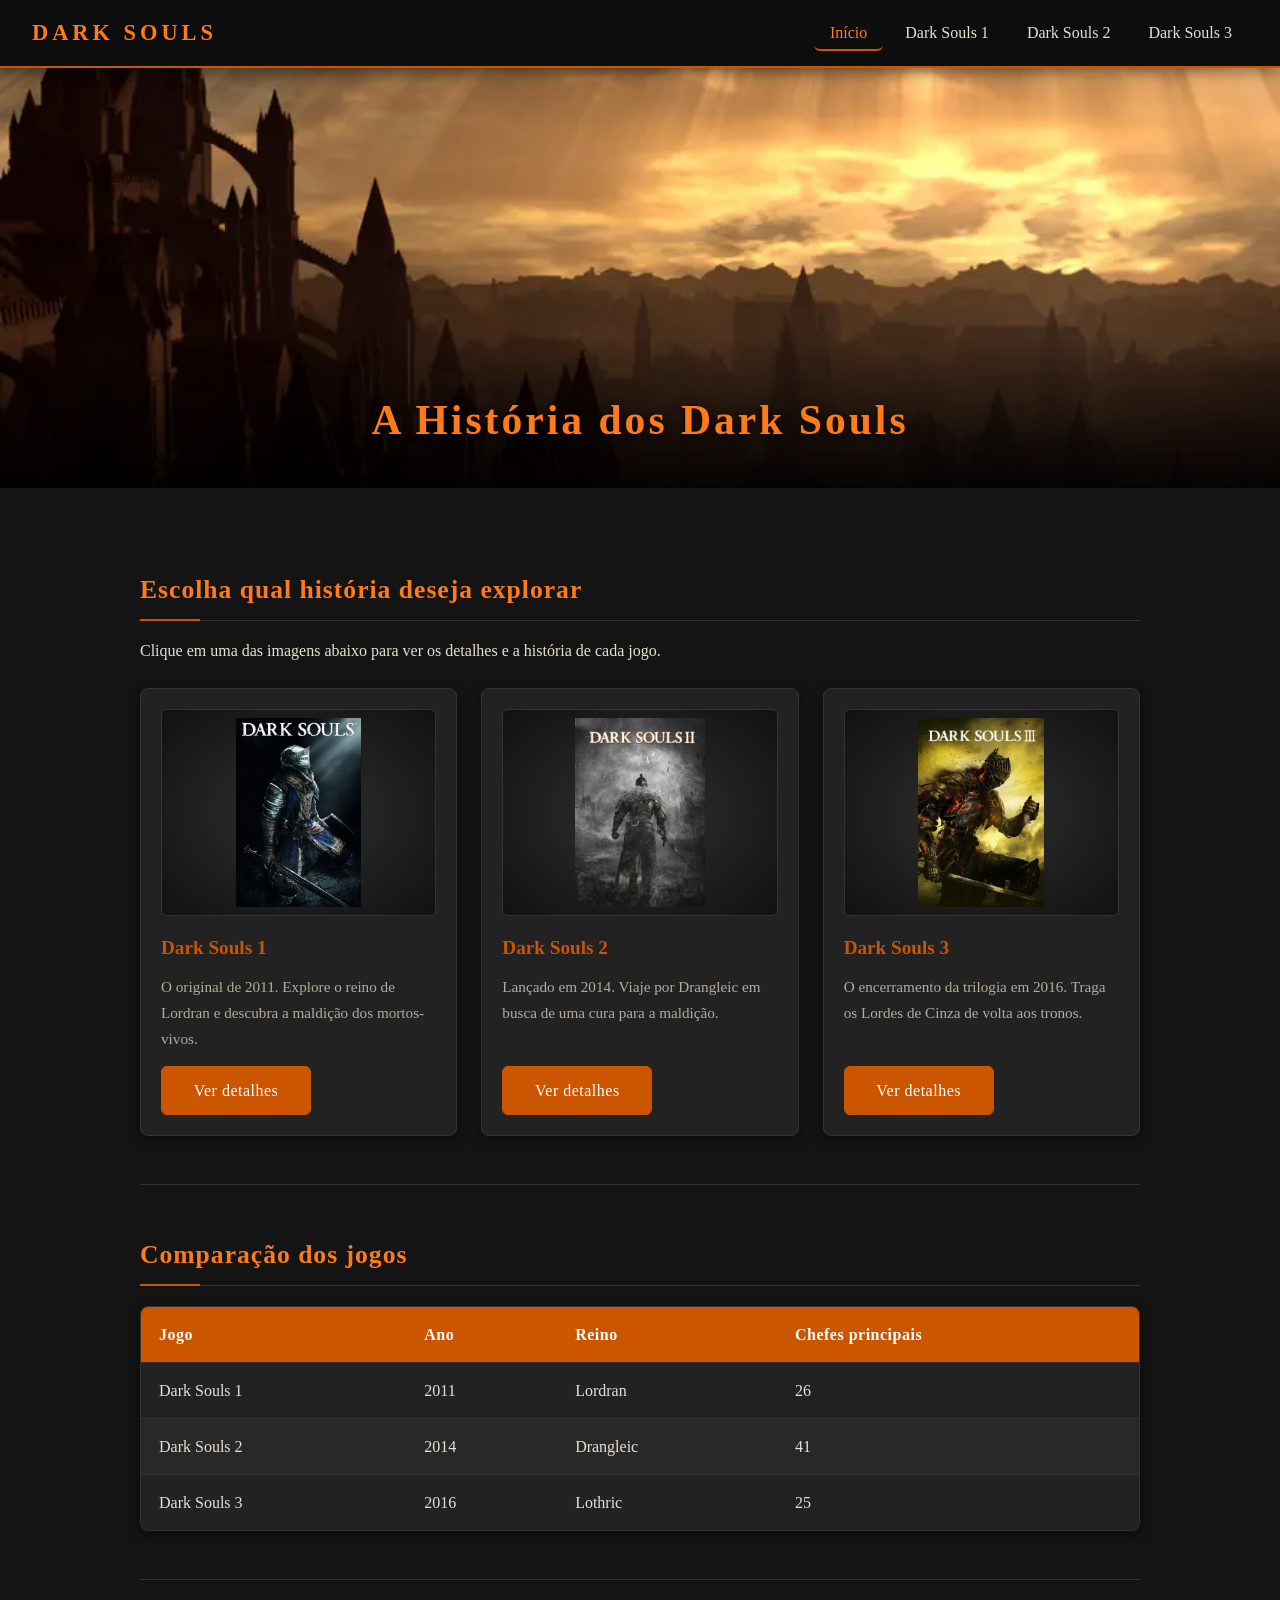
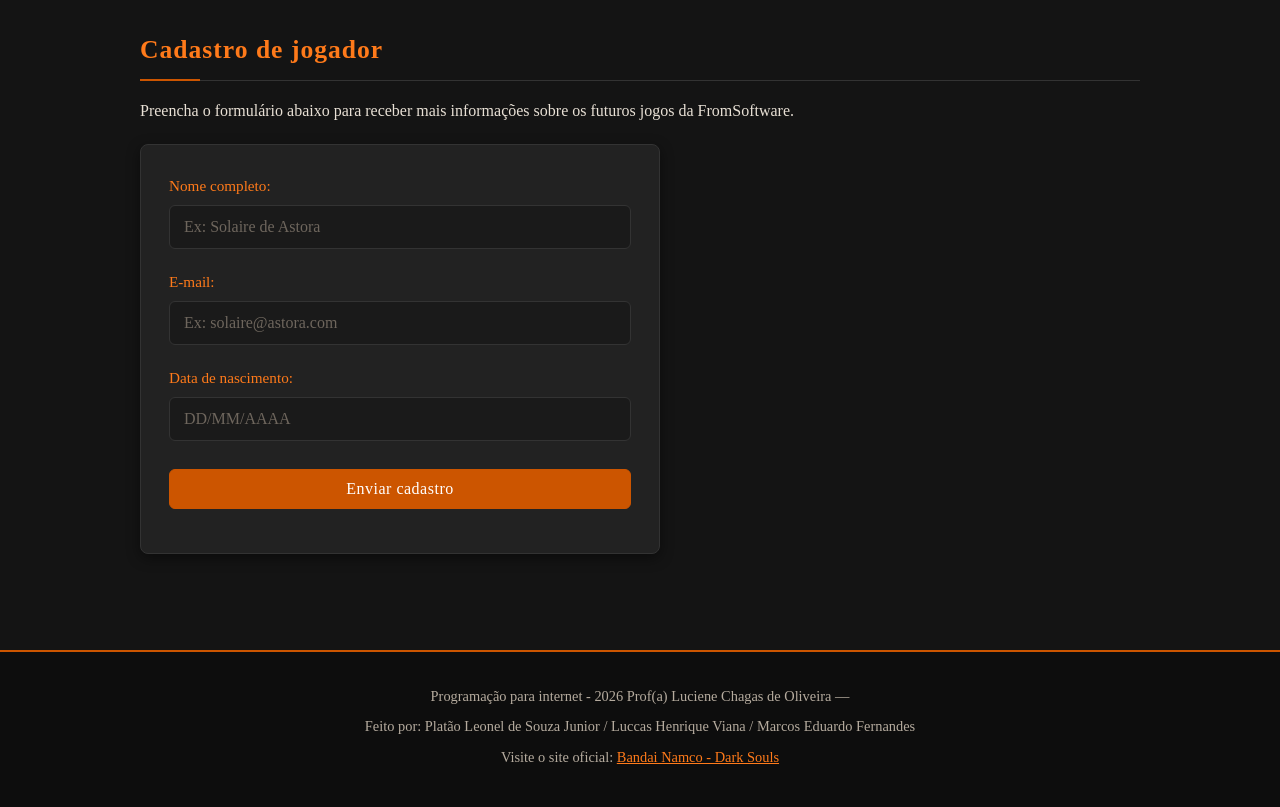
<file: darksouls/index.html>
<!DOCTYPE html>
<html lang="pt-BR">
<head>
  <meta charset="UTF-8">
  <meta name="viewport" content="width=device-width, initial-scale=1.0">
  <title>Dark Souls - Página Inicial</title>
  <link rel="stylesheet" href="style.css">
</head>
<body>

  <!-- Menu de navegação -->
  <header>
    <nav class="menu">
      <span class="logo">DARK SOULS</span>
      <button class="menu-toggle" id="menu-toggle">&#9776;</button>
      <ul class="menu-lista" id="menu-lista">
        <li><a href="index.html" class="ativo">Início</a></li>
        <li><a href="ds1.html">Dark Souls 1</a></li>
        <li><a href="ds2.html">Dark Souls 2</a></li>
        <li><a href="ds3.html">Dark Souls 3</a></li>
      </ul>
    </nav>
  </header>

  <!-- Banner principal -->
  <section class="banner">
    <img src="img/anorlondo.jpg" alt="Fogueira (bonfire) com espada cravada">
    <div class="banner-texto">
      <h1>A História dos Dark Souls</h1>
    </div>
  </section>

  <main class="container">

    <h2>Escolha qual história deseja explorar</h2>
    <p>Clique em uma das imagens abaixo para ver os detalhes e a história de cada jogo.</p>

    <!-- Links em imagem para as páginas dos jogos -->
    <div class="cards">
      <div class="card">
        <a href="ds1.html">
          <img src="img/ds1.jpg" alt="Cavaleiro nas ruínas de Lordran">
        </a>
        <h3>Dark Souls 1</h3>
        <p>O original de 2011. Explore o reino de Lordran e descubra a maldição dos mortos-vivos.</p>
        <a href="ds1.html" class="botao">Ver detalhes</a>
      </div>

      <div class="card">
        <a href="ds2.html">
          <img src="img/ds2.jpg" alt="Cavaleiro observando o reino de Drangleic">
        </a>
        <h3>Dark Souls 2</h3>
        <p>Lançado em 2014. Viaje por Drangleic em busca de uma cura para a maldição.</p>
        <a href="ds2.html" class="botao">Ver detalhes</a>
      </div>

      <div class="card">
        <a href="ds3.html">
          <img src="img/ds3.jpg" alt="Cavaleiro diante da catedral em chamas de Lothric">
        </a>
        <h3>Dark Souls 3</h3>
        <p>O encerramento da trilogia em 2016. Traga os Lordes de Cinza de volta aos tronos.</p>
        <a href="ds3.html" class="botao">Ver detalhes</a>
      </div>
    </div>

    <hr>

    <!-- Tabela comparativa dos jogos -->
    <h2>Comparação dos jogos</h2>
    <table>
      <thead>
        <tr>
          <th>Jogo</th>
          <th>Ano</th>
          <th>Reino</th>
          <th>Chefes principais</th>
        </tr>
      </thead>
      <tbody>
        <tr>
          <td>Dark Souls 1</td>
          <td>2011</td>
          <td>Lordran</td>
          <td>26</td>
        </tr>
        <tr>
          <td>Dark Souls 2</td>
          <td>2014</td>
          <td>Drangleic</td>
          <td>41</td>
        </tr>
        <tr>
          <td>Dark Souls 3</td>
          <td>2016</td>
          <td>Lothric</td>
          <td>25</td>
        </tr>
      </tbody>
    </table>

    <hr>

    <!-- Formulário de cadastro -->
    <h2>Cadastro de jogador</h2>
    <p>Preencha o formulário abaixo para receber mais informações sobre os futuros jogos da FromSoftware.</p>

    <form id="form-cadastro" novalidate>
      <div class="campo">
        <label for="nome">Nome completo:</label>
        <input type="text" id="nome" name="nome" placeholder="Ex: Solaire de Astora">
        <span class="erro" id="erro-nome"></span>
      </div>

      <div class="campo">
        <label for="email">E-mail:</label>
        <input type="text" id="email" name="email" placeholder="Ex: solaire@astora.com">
        <span class="erro" id="erro-email"></span>
      </div>

      <div class="campo">
        <label for="nascimento">Data de nascimento:</label>
        <input type="text" id="nascimento" name="nascimento" placeholder="DD/MM/AAAA" maxlength="10">
        <span class="erro" id="erro-nascimento"></span>
      </div>

      <button type="submit" class="botao">Enviar cadastro</button>
      <p class="sucesso" id="msg-sucesso"></p>
    </form>

  </main>

  <footer>
    <p>Programação para internet - 2026 Prof(a) Luciene Chagas de Oliveira &mdash;</p>
    <p>Feito por: Platão Leonel de Souza Junior / Luccas Henrique Viana / Marcos Eduardo Fernandes</p>
    <p>Visite o site oficial: <a href="https://www.bandainamcoent.com/games/dark-souls" target="_blank">Bandai Namco - Dark Souls</a></p>
  </footer>

  <script src="script.js"></script>
</body>
</html>
</file>
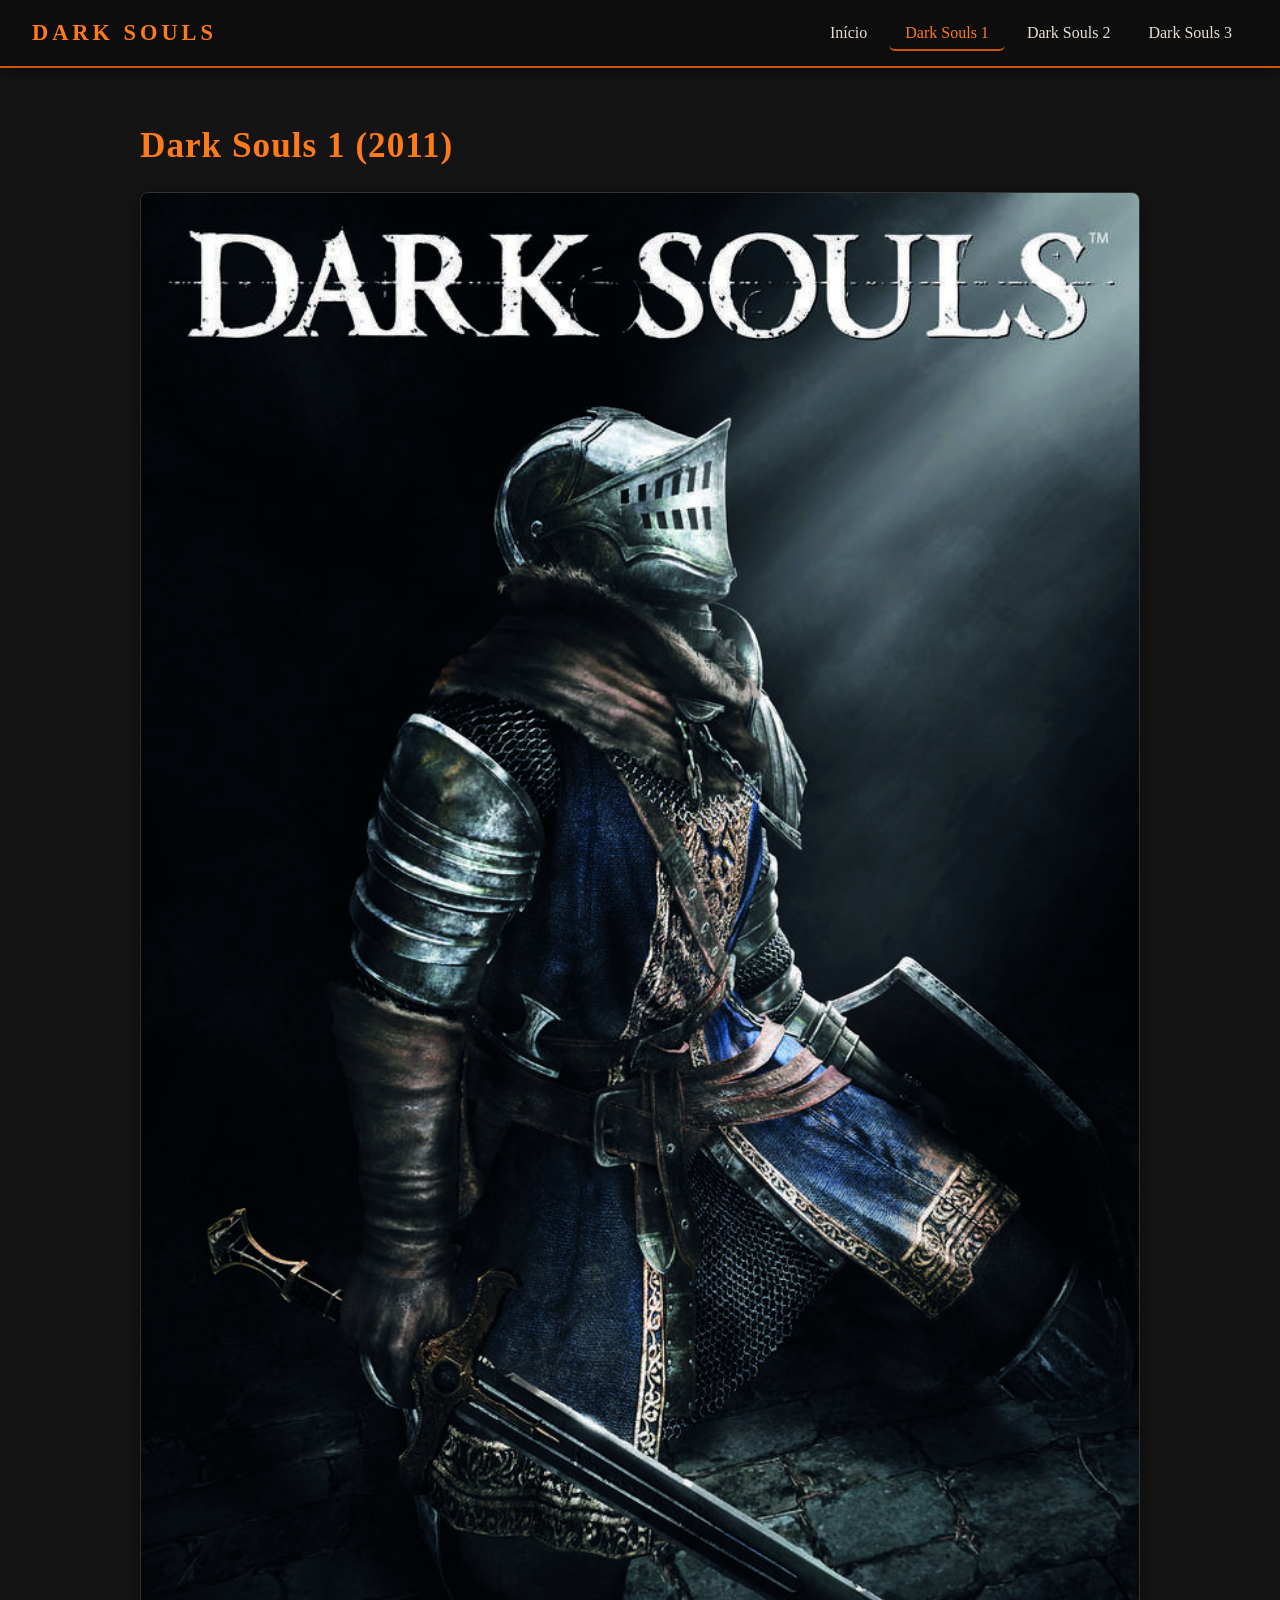
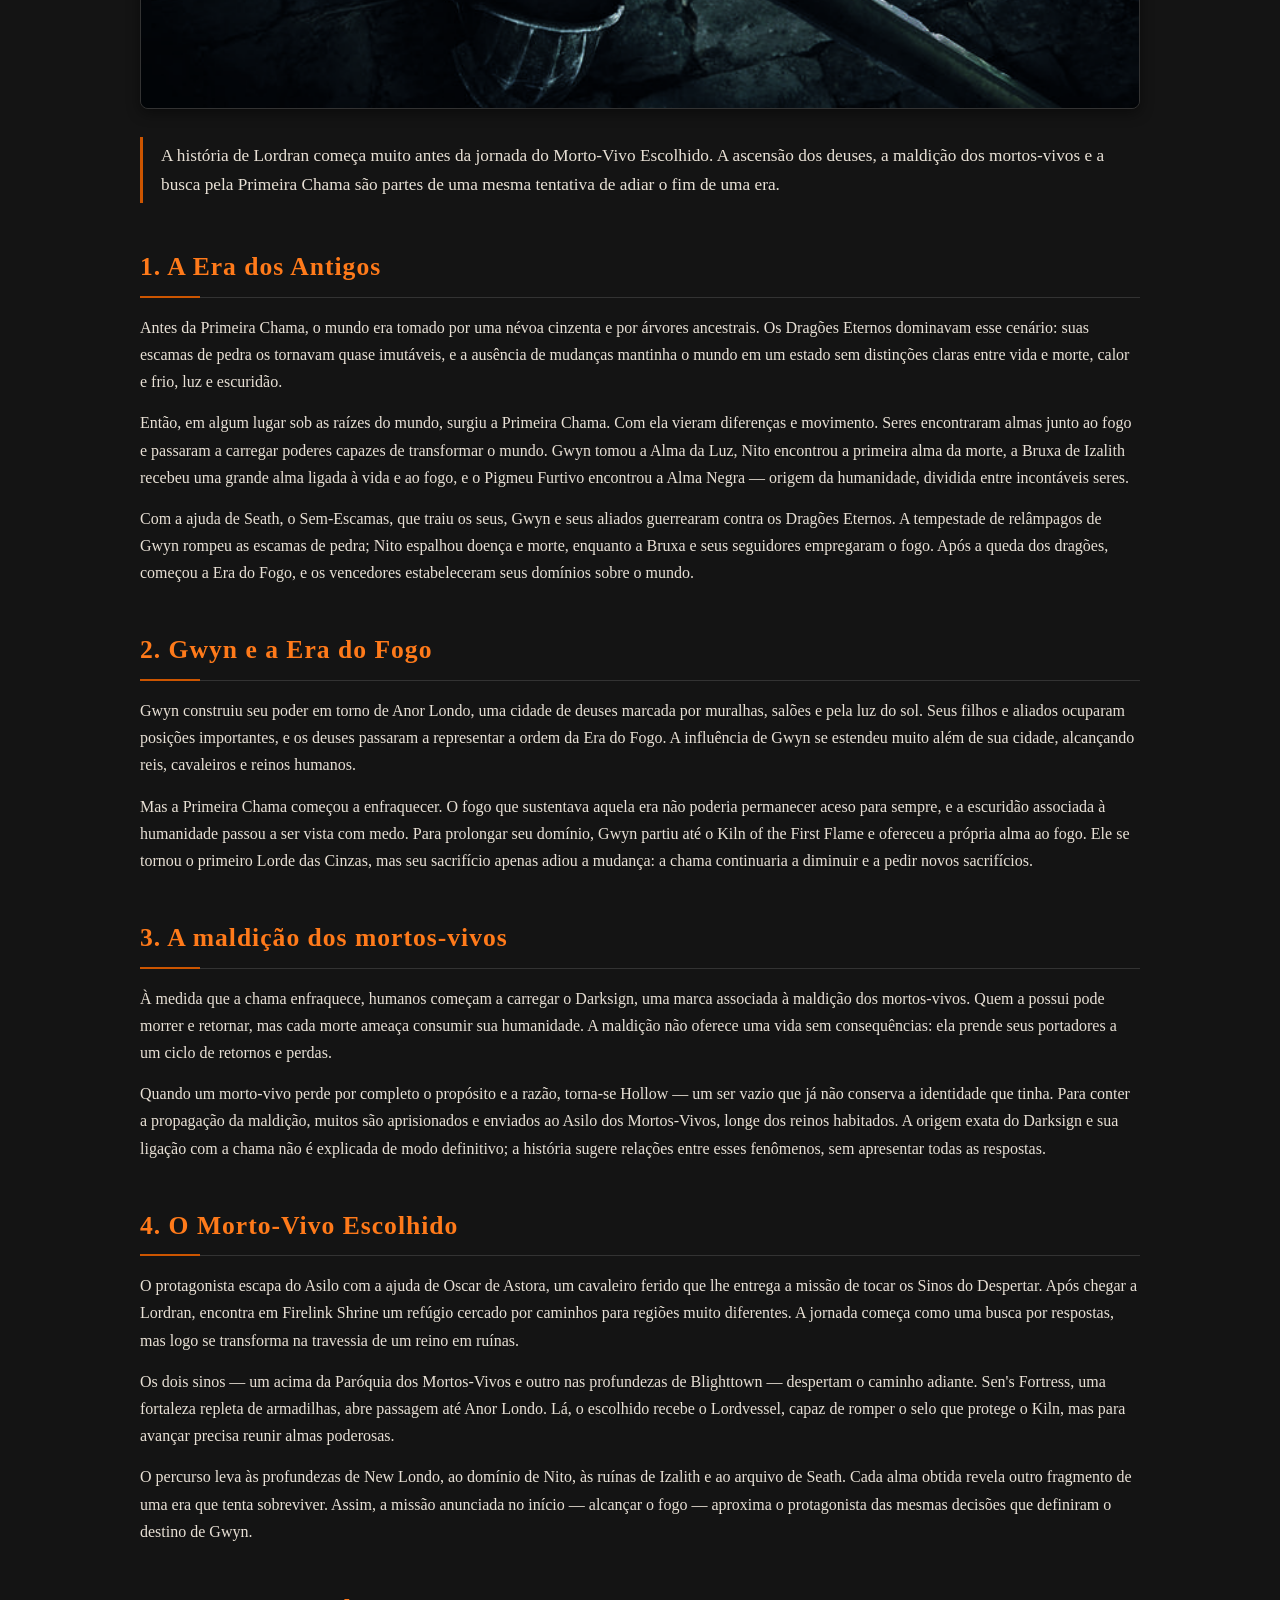
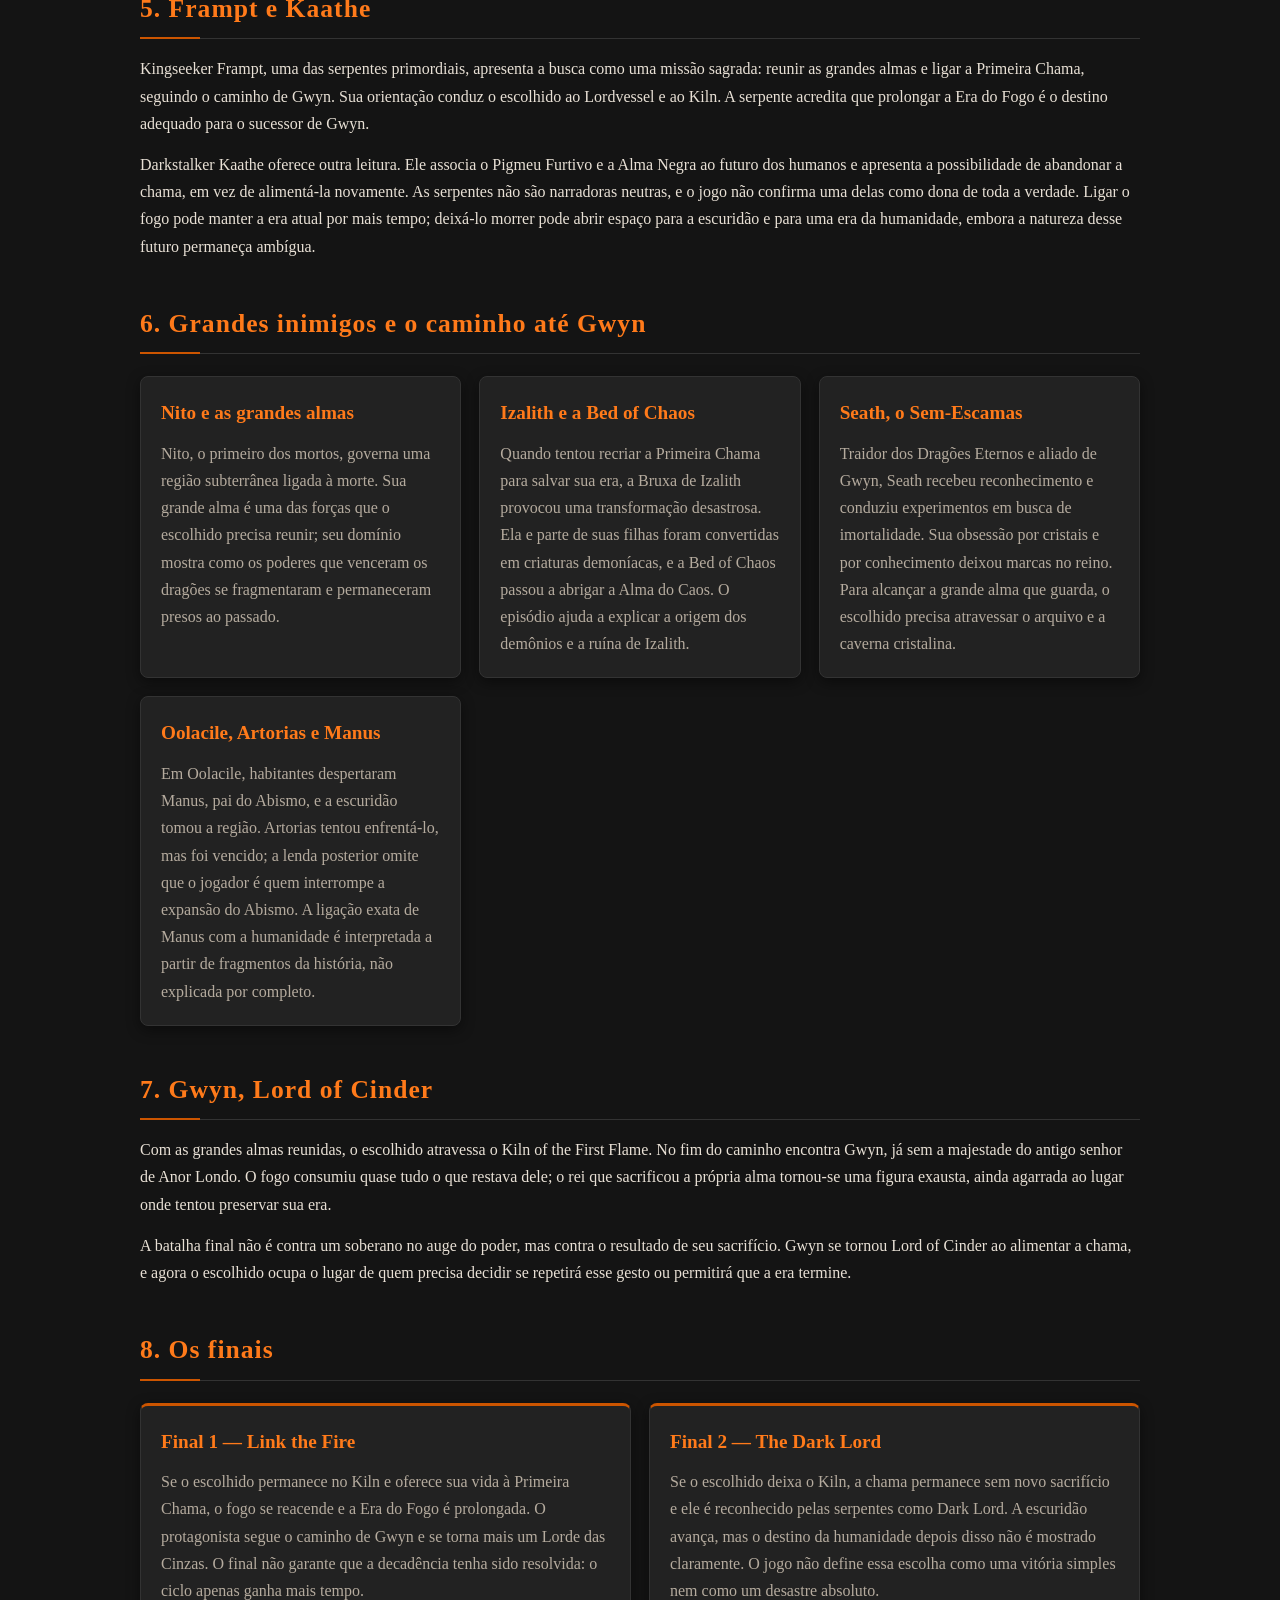
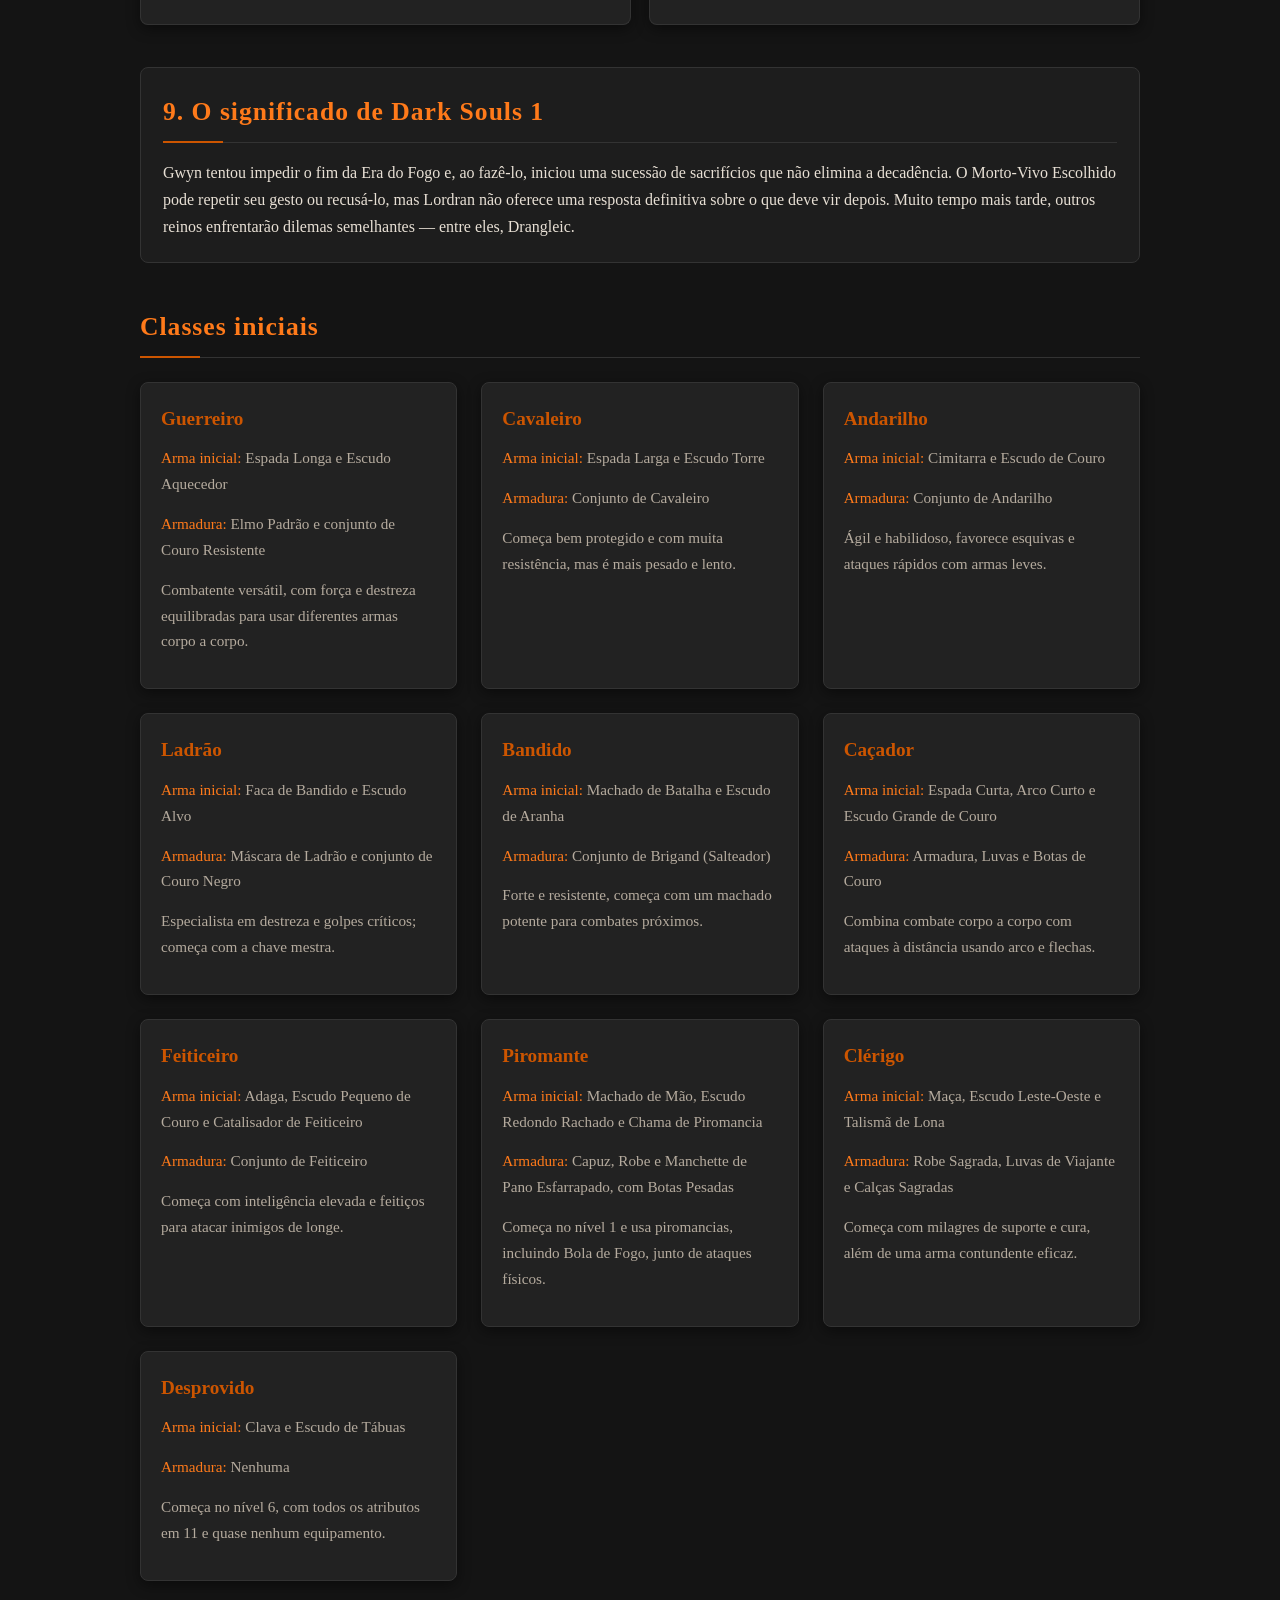
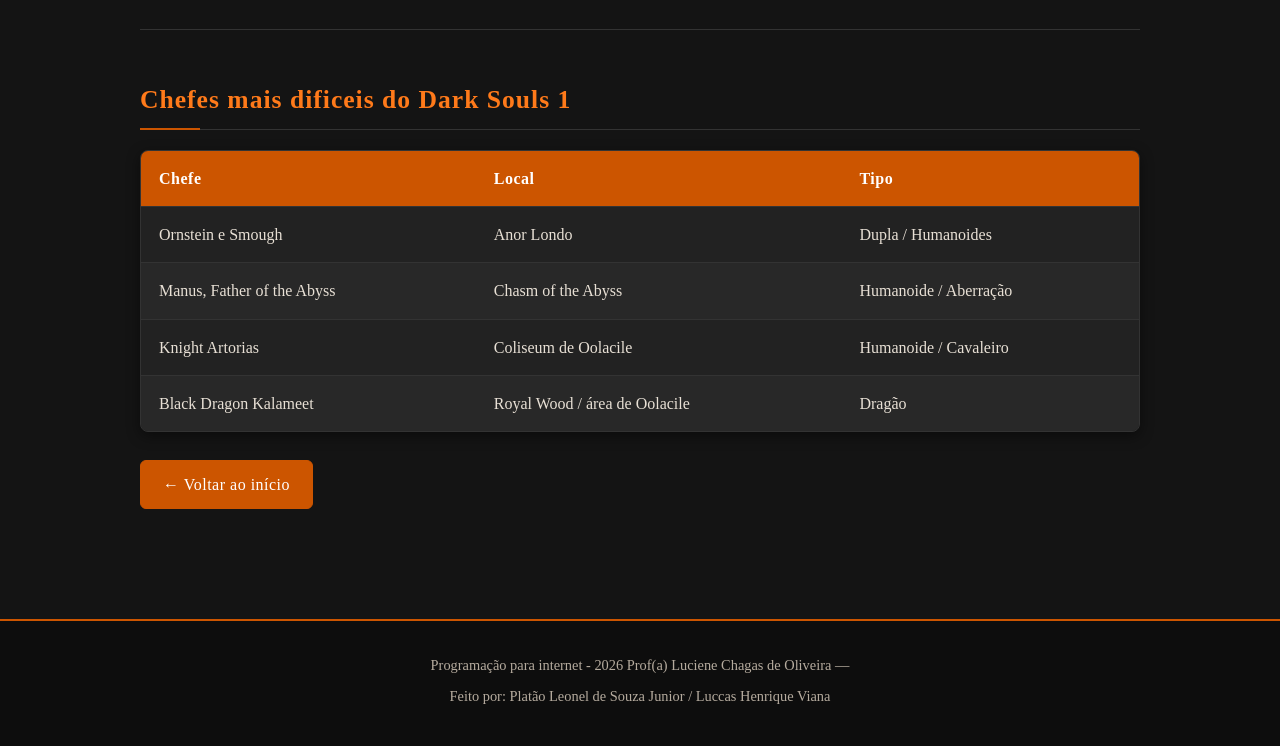
<file: darksouls/ds1.html>
<!DOCTYPE html>
<html lang="pt-BR">
<head>
  <meta charset="UTF-8">
  <meta name="viewport" content="width=device-width, initial-scale=1.0">
  <title>Dark Souls 1 - Classes e Chefes</title>
  <link rel="stylesheet" href="style.css">
</head>
<body>

  <header>
    <nav class="menu">
      <span class="logo">DARK SOULS</span>
      <button class="menu-toggle" id="menu-toggle">&#9776;</button>
      <ul class="menu-lista" id="menu-lista">
        <li><a href="index.html">Início</a></li>
        <li><a href="ds1.html" class="ativo">Dark Souls 1</a></li>
        <li><a href="ds2.html">Dark Souls 2</a></li>
        <li><a href="ds3.html">Dark Souls 3</a></li>
      </ul>
    </nav>
  </header>

  <main class="container">

    <h1>Dark Souls 1 (2011)</h1>
    <img src="img/ds1.jpg" alt="Cavaleiro nas ruínas de Lordran" class="img-destaque">
    <p class="story-lead">A história de Lordran começa muito antes da jornada do Morto-Vivo Escolhido. A ascensão dos deuses, a maldição dos mortos-vivos e a busca pela Primeira Chama são partes de uma mesma tentativa de adiar o fim de uma era.</p>

    <section class="story-section">
      <h2>1. A Era dos Antigos</h2>
      <p>Antes da Primeira Chama, o mundo era tomado por uma névoa cinzenta e por árvores ancestrais. Os Dragões Eternos dominavam esse cenário: suas escamas de pedra os tornavam quase imutáveis, e a ausência de mudanças mantinha o mundo em um estado sem distinções claras entre vida e morte, calor e frio, luz e escuridão.</p>
      <p>Então, em algum lugar sob as raízes do mundo, surgiu a Primeira Chama. Com ela vieram diferenças e movimento. Seres encontraram almas junto ao fogo e passaram a carregar poderes capazes de transformar o mundo. Gwyn tomou a Alma da Luz, Nito encontrou a primeira alma da morte, a Bruxa de Izalith recebeu uma grande alma ligada à vida e ao fogo, e o Pigmeu Furtivo encontrou a Alma Negra — origem da humanidade, dividida entre incontáveis seres.</p>
      <p>Com a ajuda de Seath, o Sem-Escamas, que traiu os seus, Gwyn e seus aliados guerrearam contra os Dragões Eternos. A tempestade de relâmpagos de Gwyn rompeu as escamas de pedra; Nito espalhou doença e morte, enquanto a Bruxa e seus seguidores empregaram o fogo. Após a queda dos dragões, começou a Era do Fogo, e os vencedores estabeleceram seus domínios sobre o mundo.</p>
    </section>

    <section class="story-section">
      <h2>2. Gwyn e a Era do Fogo</h2>
      <p>Gwyn construiu seu poder em torno de Anor Londo, uma cidade de deuses marcada por muralhas, salões e pela luz do sol. Seus filhos e aliados ocuparam posições importantes, e os deuses passaram a representar a ordem da Era do Fogo. A influência de Gwyn se estendeu muito além de sua cidade, alcançando reis, cavaleiros e reinos humanos.</p>
      <p>Mas a Primeira Chama começou a enfraquecer. O fogo que sustentava aquela era não poderia permanecer aceso para sempre, e a escuridão associada à humanidade passou a ser vista com medo. Para prolongar seu domínio, Gwyn partiu até o Kiln of the First Flame e ofereceu a própria alma ao fogo. Ele se tornou o primeiro Lorde das Cinzas, mas seu sacrifício apenas adiou a mudança: a chama continuaria a diminuir e a pedir novos sacrifícios.</p>
    </section>

    <section class="story-section">
      <h2>3. A maldição dos mortos-vivos</h2>
      <p>À medida que a chama enfraquece, humanos começam a carregar o Darksign, uma marca associada à maldição dos mortos-vivos. Quem a possui pode morrer e retornar, mas cada morte ameaça consumir sua humanidade. A maldição não oferece uma vida sem consequências: ela prende seus portadores a um ciclo de retornos e perdas.</p>
      <p>Quando um morto-vivo perde por completo o propósito e a razão, torna-se Hollow — um ser vazio que já não conserva a identidade que tinha. Para conter a propagação da maldição, muitos são aprisionados e enviados ao Asilo dos Mortos-Vivos, longe dos reinos habitados. A origem exata do Darksign e sua ligação com a chama não é explicada de modo definitivo; a história sugere relações entre esses fenômenos, sem apresentar todas as respostas.</p>
    </section>

    <section class="story-section">
      <h2>4. O Morto-Vivo Escolhido</h2>
      <p>O protagonista escapa do Asilo com a ajuda de Oscar de Astora, um cavaleiro ferido que lhe entrega a missão de tocar os Sinos do Despertar. Após chegar a Lordran, encontra em Firelink Shrine um refúgio cercado por caminhos para regiões muito diferentes. A jornada começa como uma busca por respostas, mas logo se transforma na travessia de um reino em ruínas.</p>
      <p>Os dois sinos — um acima da Paróquia dos Mortos-Vivos e outro nas profundezas de Blighttown — despertam o caminho adiante. Sen's Fortress, uma fortaleza repleta de armadilhas, abre passagem até Anor Londo. Lá, o escolhido recebe o Lordvessel, capaz de romper o selo que protege o Kiln, mas para avançar precisa reunir almas poderosas.</p>
      <p>O percurso leva às profundezas de New Londo, ao domínio de Nito, às ruínas de Izalith e ao arquivo de Seath. Cada alma obtida revela outro fragmento de uma era que tenta sobreviver. Assim, a missão anunciada no início — alcançar o fogo — aproxima o protagonista das mesmas decisões que definiram o destino de Gwyn.</p>
    </section>

    <section class="story-section">
      <h2>5. Frampt e Kaathe</h2>
      <p>Kingseeker Frampt, uma das serpentes primordiais, apresenta a busca como uma missão sagrada: reunir as grandes almas e ligar a Primeira Chama, seguindo o caminho de Gwyn. Sua orientação conduz o escolhido ao Lordvessel e ao Kiln. A serpente acredita que prolongar a Era do Fogo é o destino adequado para o sucessor de Gwyn.</p>
      <p>Darkstalker Kaathe oferece outra leitura. Ele associa o Pigmeu Furtivo e a Alma Negra ao futuro dos humanos e apresenta a possibilidade de abandonar a chama, em vez de alimentá-la novamente. As serpentes não são narradoras neutras, e o jogo não confirma uma delas como dona de toda a verdade. Ligar o fogo pode manter a era atual por mais tempo; deixá-lo morrer pode abrir espaço para a escuridão e para uma era da humanidade, embora a natureza desse futuro permaneça ambígua.</p>
    </section>

    <section class="story-section">
      <h2>6. Grandes inimigos e o caminho até Gwyn</h2>
      <div class="story-grid">
        <article class="story-card">
          <h3>Nito e as grandes almas</h3>
          <p>Nito, o primeiro dos mortos, governa uma região subterrânea ligada à morte. Sua grande alma é uma das forças que o escolhido precisa reunir; seu domínio mostra como os poderes que venceram os dragões se fragmentaram e permaneceram presos ao passado.</p>
        </article>
        <article class="story-card">
          <h3>Izalith e a Bed of Chaos</h3>
          <p>Quando tentou recriar a Primeira Chama para salvar sua era, a Bruxa de Izalith provocou uma transformação desastrosa. Ela e parte de suas filhas foram convertidas em criaturas demoníacas, e a Bed of Chaos passou a abrigar a Alma do Caos. O episódio ajuda a explicar a origem dos demônios e a ruína de Izalith.</p>
        </article>
        <article class="story-card">
          <h3>Seath, o Sem-Escamas</h3>
          <p>Traidor dos Dragões Eternos e aliado de Gwyn, Seath recebeu reconhecimento e conduziu experimentos em busca de imortalidade. Sua obsessão por cristais e por conhecimento deixou marcas no reino. Para alcançar a grande alma que guarda, o escolhido precisa atravessar o arquivo e a caverna cristalina.</p>
        </article>
        <article class="story-card">
          <h3>Oolacile, Artorias e Manus</h3>
          <p>Em Oolacile, habitantes despertaram Manus, pai do Abismo, e a escuridão tomou a região. Artorias tentou enfrentá-lo, mas foi vencido; a lenda posterior omite que o jogador é quem interrompe a expansão do Abismo. A ligação exata de Manus com a humanidade é interpretada a partir de fragmentos da história, não explicada por completo.</p>
        </article>
      </div>
    </section>

    <section class="story-section">
      <h2>7. Gwyn, Lord of Cinder</h2>
      <p>Com as grandes almas reunidas, o escolhido atravessa o Kiln of the First Flame. No fim do caminho encontra Gwyn, já sem a majestade do antigo senhor de Anor Londo. O fogo consumiu quase tudo o que restava dele; o rei que sacrificou a própria alma tornou-se uma figura exausta, ainda agarrada ao lugar onde tentou preservar sua era.</p>
      <p>A batalha final não é contra um soberano no auge do poder, mas contra o resultado de seu sacrifício. Gwyn se tornou Lord of Cinder ao alimentar a chama, e agora o escolhido ocupa o lugar de quem precisa decidir se repetirá esse gesto ou permitirá que a era termine.</p>
    </section>

    <section class="story-section">
      <h2>8. Os finais</h2>
      <div class="ending-grid">
        <article class="ending-card">
          <h3>Final 1 — Link the Fire</h3>
          <p>Se o escolhido permanece no Kiln e oferece sua vida à Primeira Chama, o fogo se reacende e a Era do Fogo é prolongada. O protagonista segue o caminho de Gwyn e se torna mais um Lorde das Cinzas. O final não garante que a decadência tenha sido resolvida: o ciclo apenas ganha mais tempo.</p>
        </article>
        <article class="ending-card">
          <h3>Final 2 — The Dark Lord</h3>
          <p>Se o escolhido deixa o Kiln, a chama permanece sem novo sacrifício e ele é reconhecido pelas serpentes como Dark Lord. A escuridão avança, mas o destino da humanidade depois disso não é mostrado claramente. O jogo não define essa escolha como uma vitória simples nem como um desastre absoluto.</p>
        </article>
      </div>
    </section>

    <section class="story-section story-conclusion">
      <h2>9. O significado de Dark Souls 1</h2>
      <p>Gwyn tentou impedir o fim da Era do Fogo e, ao fazê-lo, iniciou uma sucessão de sacrifícios que não elimina a decadência. O Morto-Vivo Escolhido pode repetir seu gesto ou recusá-lo, mas Lordran não oferece uma resposta definitiva sobre o que deve vir depois. Muito tempo mais tarde, outros reinos enfrentarão dilemas semelhantes — entre eles, Drangleic.</p>
    </section>

    <h2>Classes iniciais</h2>
    <div class="cards">
      <div class="card">
        <h3>Guerreiro</h3>
        <p><strong>Arma inicial:</strong> Espada Longa e Escudo Aquecedor</p>
        <p><strong>Armadura:</strong> Elmo Padrão e conjunto de Couro Resistente</p>
        <p>Combatente versátil, com força e destreza equilibradas para usar diferentes armas corpo a corpo.</p>
      </div>
      <div class="card">
        <h3>Cavaleiro</h3>
        <p><strong>Arma inicial:</strong> Espada Larga e Escudo Torre</p>
        <p><strong>Armadura:</strong> Conjunto de Cavaleiro</p>
        <p>Começa bem protegido e com muita resistência, mas é mais pesado e lento.</p>
      </div>
      <div class="card">
        <h3>Andarilho</h3>
        <p><strong>Arma inicial:</strong> Cimitarra e Escudo de Couro</p>
        <p><strong>Armadura:</strong> Conjunto de Andarilho</p>
        <p>Ágil e habilidoso, favorece esquivas e ataques rápidos com armas leves.</p>
      </div>
      <div class="card">
        <h3>Ladrão</h3>
        <p><strong>Arma inicial:</strong> Faca de Bandido e Escudo Alvo</p>
        <p><strong>Armadura:</strong> Máscara de Ladrão e conjunto de Couro Negro</p>
        <p>Especialista em destreza e golpes críticos; começa com a chave mestra.</p>
      </div>
      <div class="card">
        <h3>Bandido</h3>
        <p><strong>Arma inicial:</strong> Machado de Batalha e Escudo de Aranha</p>
        <p><strong>Armadura:</strong> Conjunto de Brigand (Salteador)</p>
        <p>Forte e resistente, começa com um machado potente para combates próximos.</p>
      </div>
      <div class="card">
        <h3>Caçador</h3>
        <p><strong>Arma inicial:</strong> Espada Curta, Arco Curto e Escudo Grande de Couro</p>
        <p><strong>Armadura:</strong> Armadura, Luvas e Botas de Couro</p>
        <p>Combina combate corpo a corpo com ataques à distância usando arco e flechas.</p>
      </div>
      <div class="card">
        <h3>Feiticeiro</h3>
        <p><strong>Arma inicial:</strong> Adaga, Escudo Pequeno de Couro e Catalisador de Feiticeiro</p>
        <p><strong>Armadura:</strong> Conjunto de Feiticeiro</p>
        <p>Começa com inteligência elevada e feitiços para atacar inimigos de longe.</p>
      </div>
      <div class="card">
        <h3>Piromante</h3>
        <p><strong>Arma inicial:</strong> Machado de Mão, Escudo Redondo Rachado e Chama de Piromancia</p>
        <p><strong>Armadura:</strong> Capuz, Robe e Manchette de Pano Esfarrapado, com Botas Pesadas</p>
        <p>Começa no nível 1 e usa piromancias, incluindo Bola de Fogo, junto de ataques físicos.</p>
      </div>
      <div class="card">
        <h3>Clérigo</h3>
        <p><strong>Arma inicial:</strong> Maça, Escudo Leste-Oeste e Talismã de Lona</p>
        <p><strong>Armadura:</strong> Robe Sagrada, Luvas de Viajante e Calças Sagradas</p>
        <p>Começa com milagres de suporte e cura, além de uma arma contundente eficaz.</p>
      </div>
      <div class="card">
        <h3>Desprovido</h3>
        <p><strong>Arma inicial:</strong> Clava e Escudo de Tábuas</p>
        <p><strong>Armadura:</strong> Nenhuma</p>
        <p>Começa no nível 6, com todos os atributos em 11 e quase nenhum equipamento.</p>
      </div>
    </div>

    <hr>

    <h2>Chefes mais dificeis do Dark Souls 1</h2>
    <table>
      <thead>
        <tr>
          <th>Chefe</th>
          <th>Local</th>
          <th>Tipo</th>
        </tr>
      </thead>
      <tbody>
        <tr>
          <td>Ornstein e Smough</td>
          <td>Anor Londo</td>
          <td>Dupla / Humanoides</td>
        </tr>
        <tr>
          <td>Manus, Father of the Abyss</td>
          <td>Chasm of the Abyss</td>
          <td>Humanoide / Aberração</td>
        </tr>
        <tr>
          <td>Knight Artorias</td>
          <td>Coliseum de Oolacile</td>
          <td>Humanoide / Cavaleiro</td>
        </tr>
        <tr>
          <td>Black Dragon Kalameet</td>
          <td>Royal Wood / área de Oolacile</td>
          <td>Dragão</td>
        </tr>
      </tbody>
    </table>

    <p><a href="index.html" class="botao">&larr; Voltar ao início</a></p>

  </main>

  <footer>
    <p>Programação para internet - 2026 Prof(a) Luciene Chagas de Oliveira &mdash;</p>
    <p>Feito por: Platão Leonel de Souza Junior / Luccas Henrique Viana</p>
  </footer>

  <script src="script.js"></script>
</body>
</html>
</file>
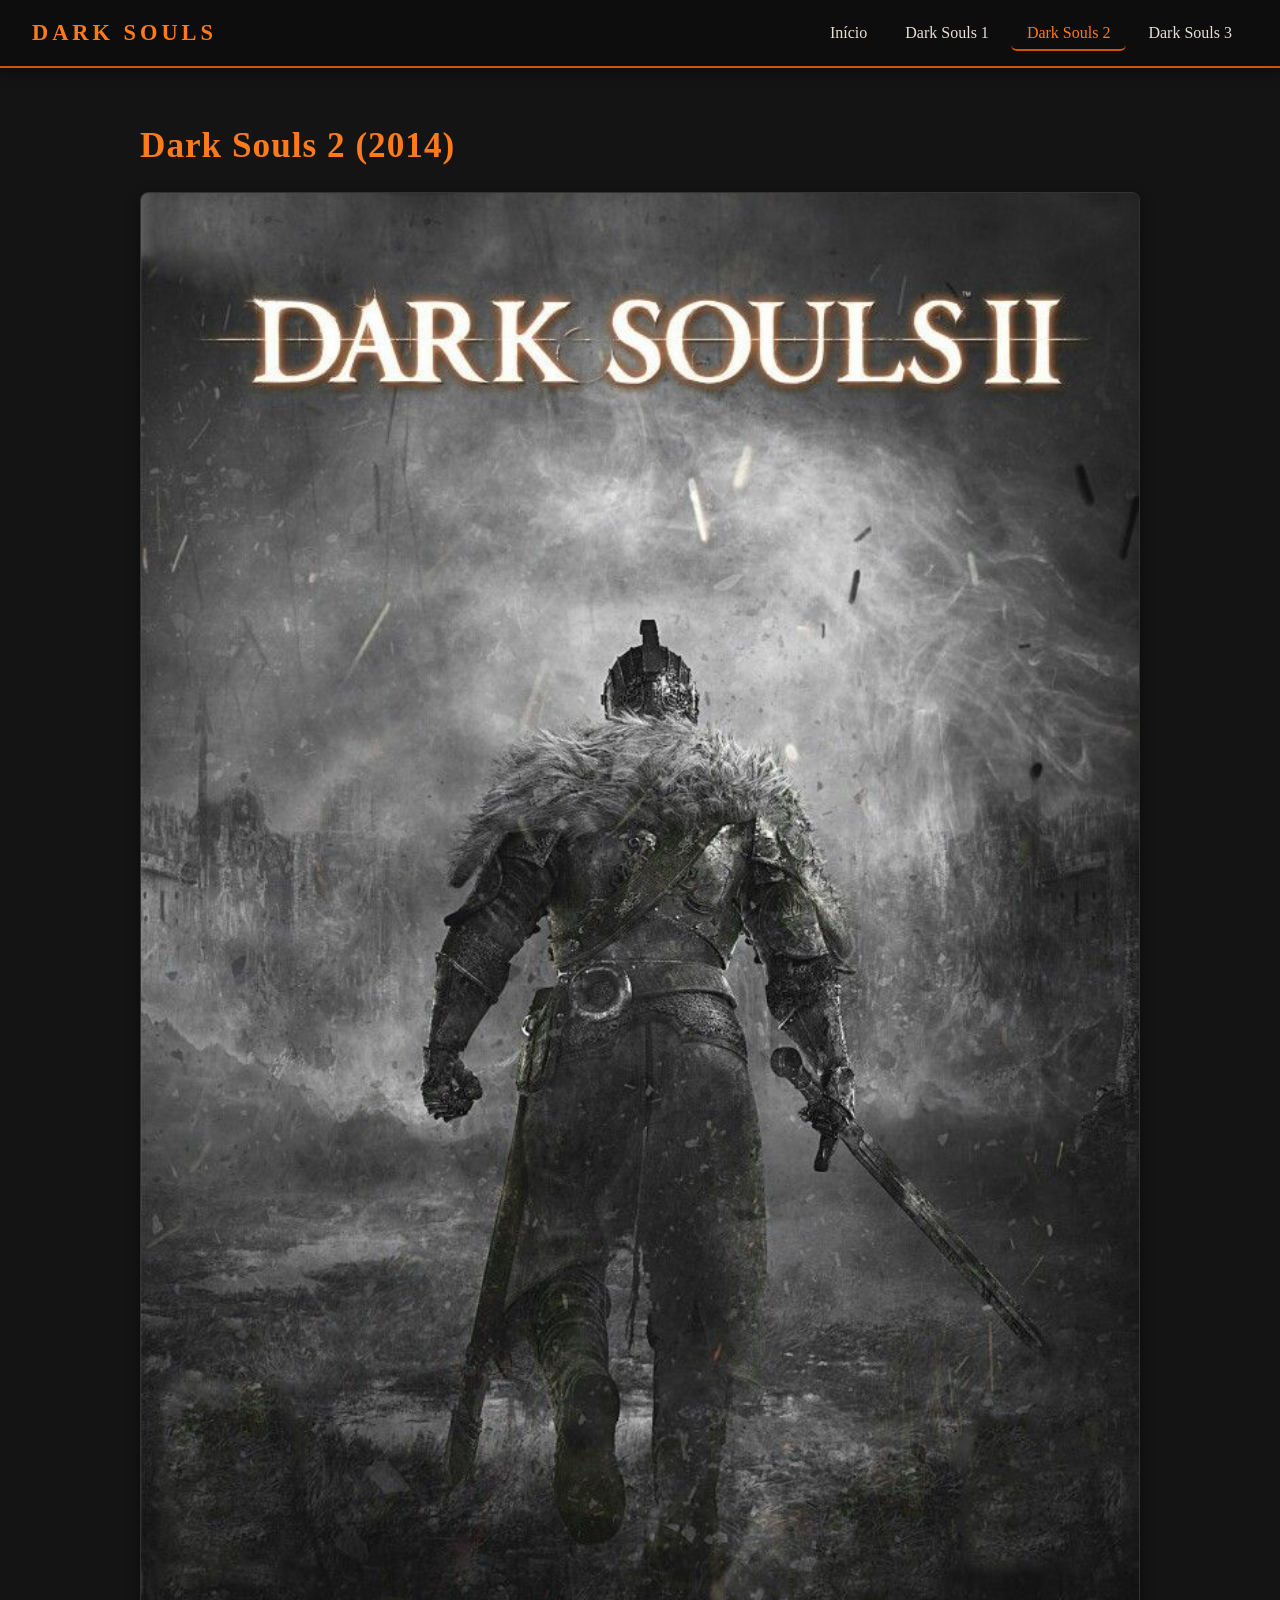
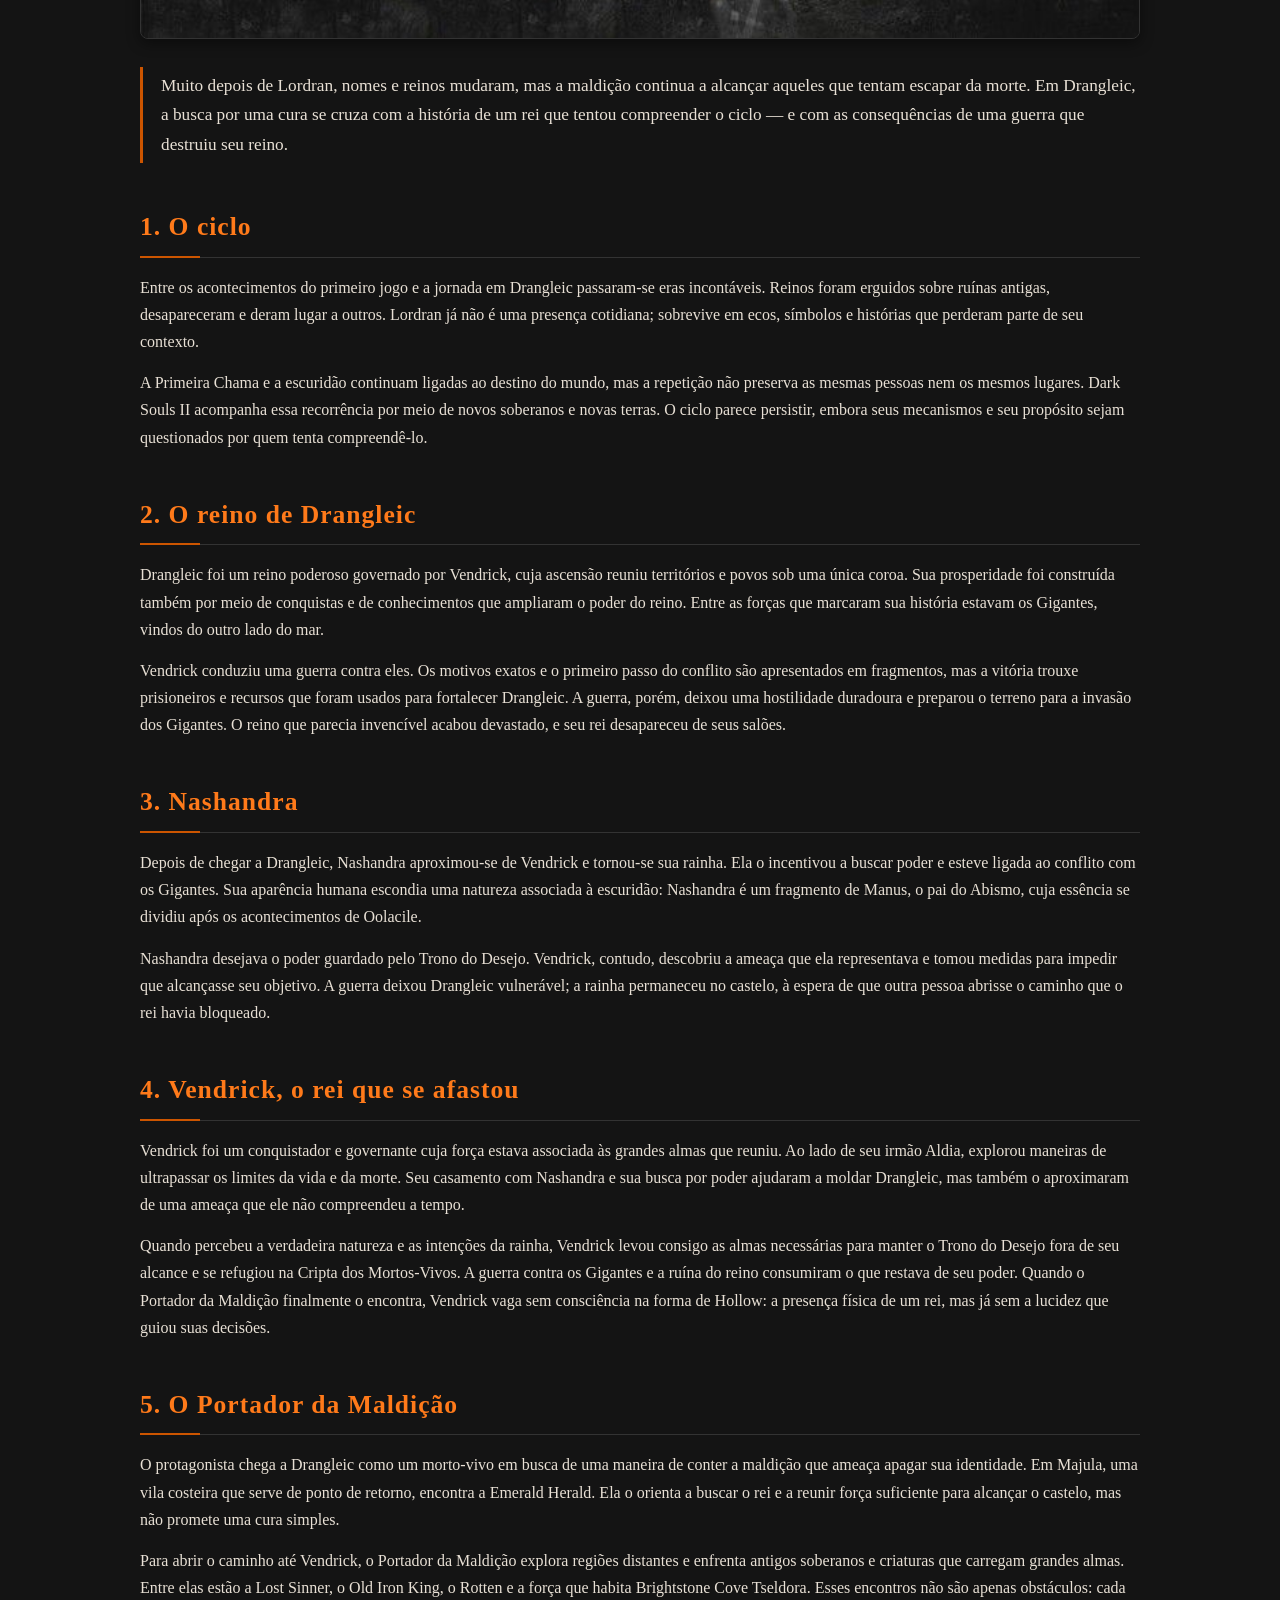
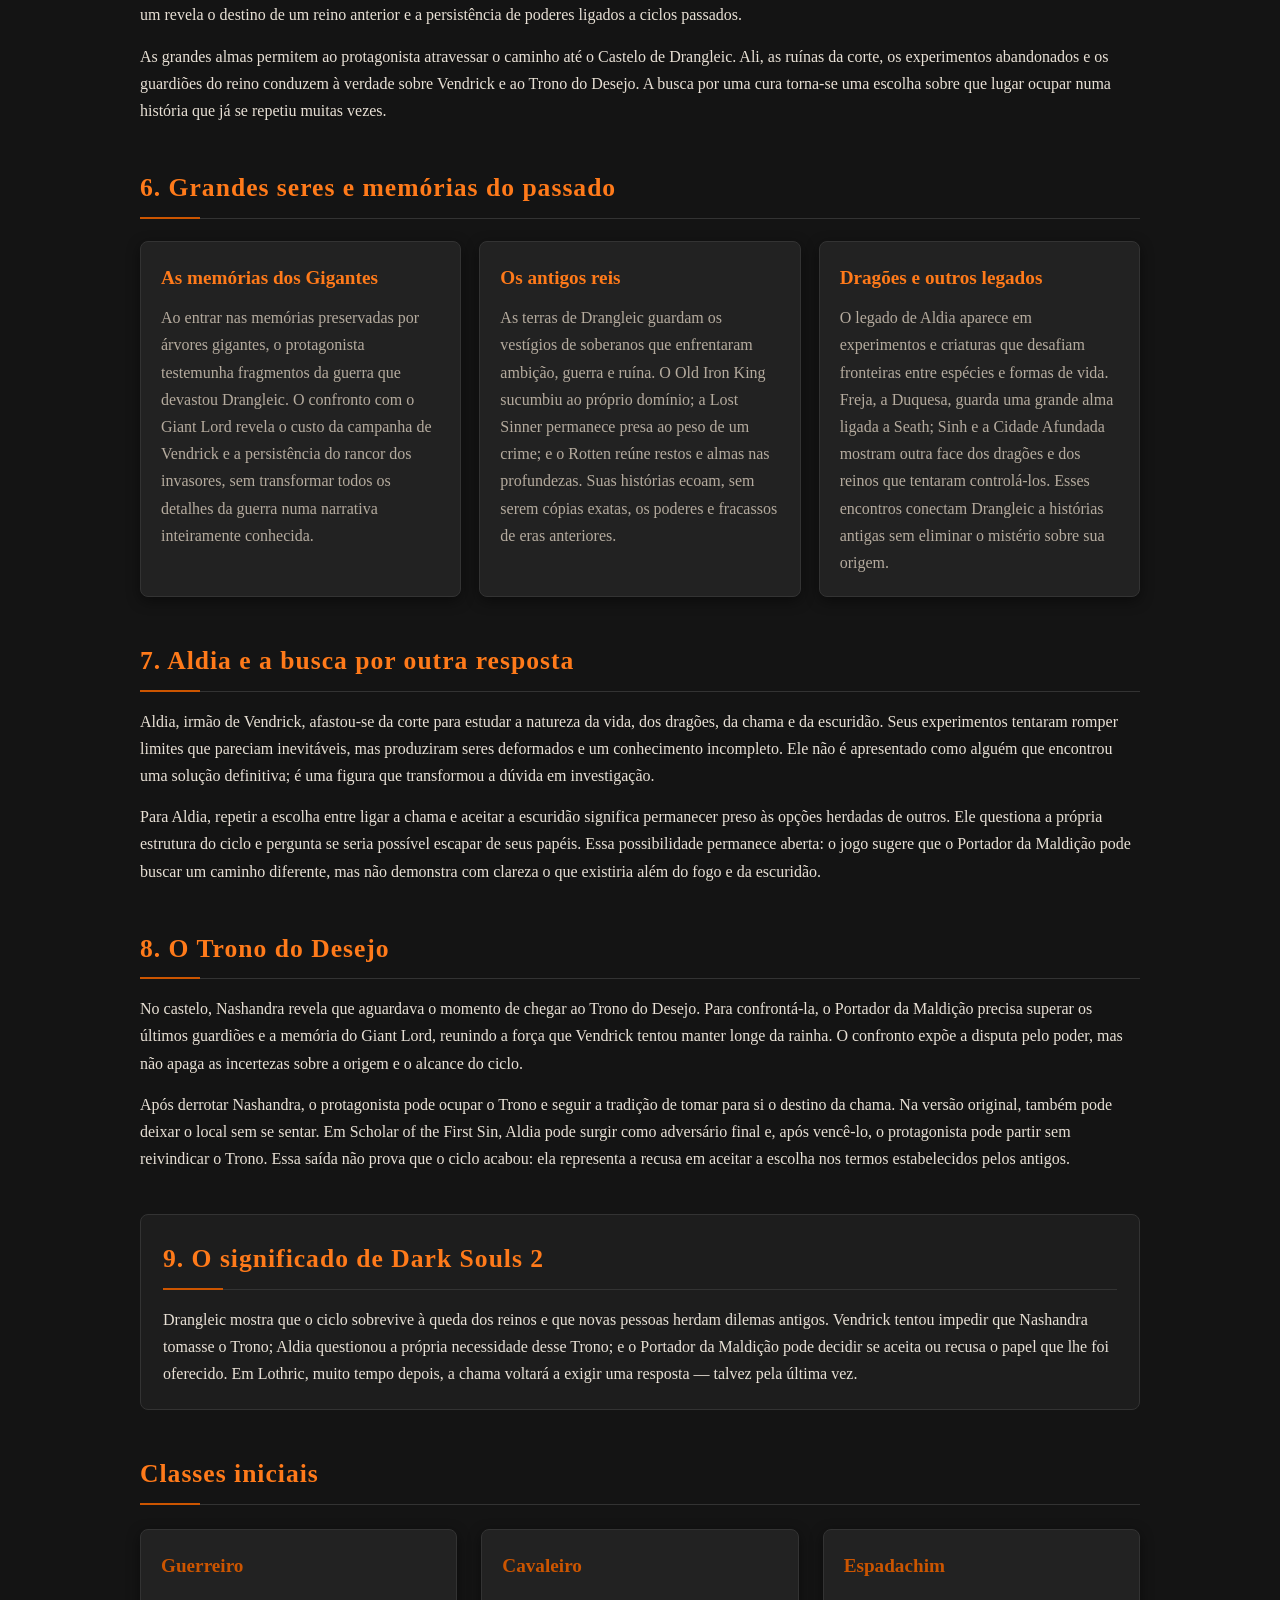
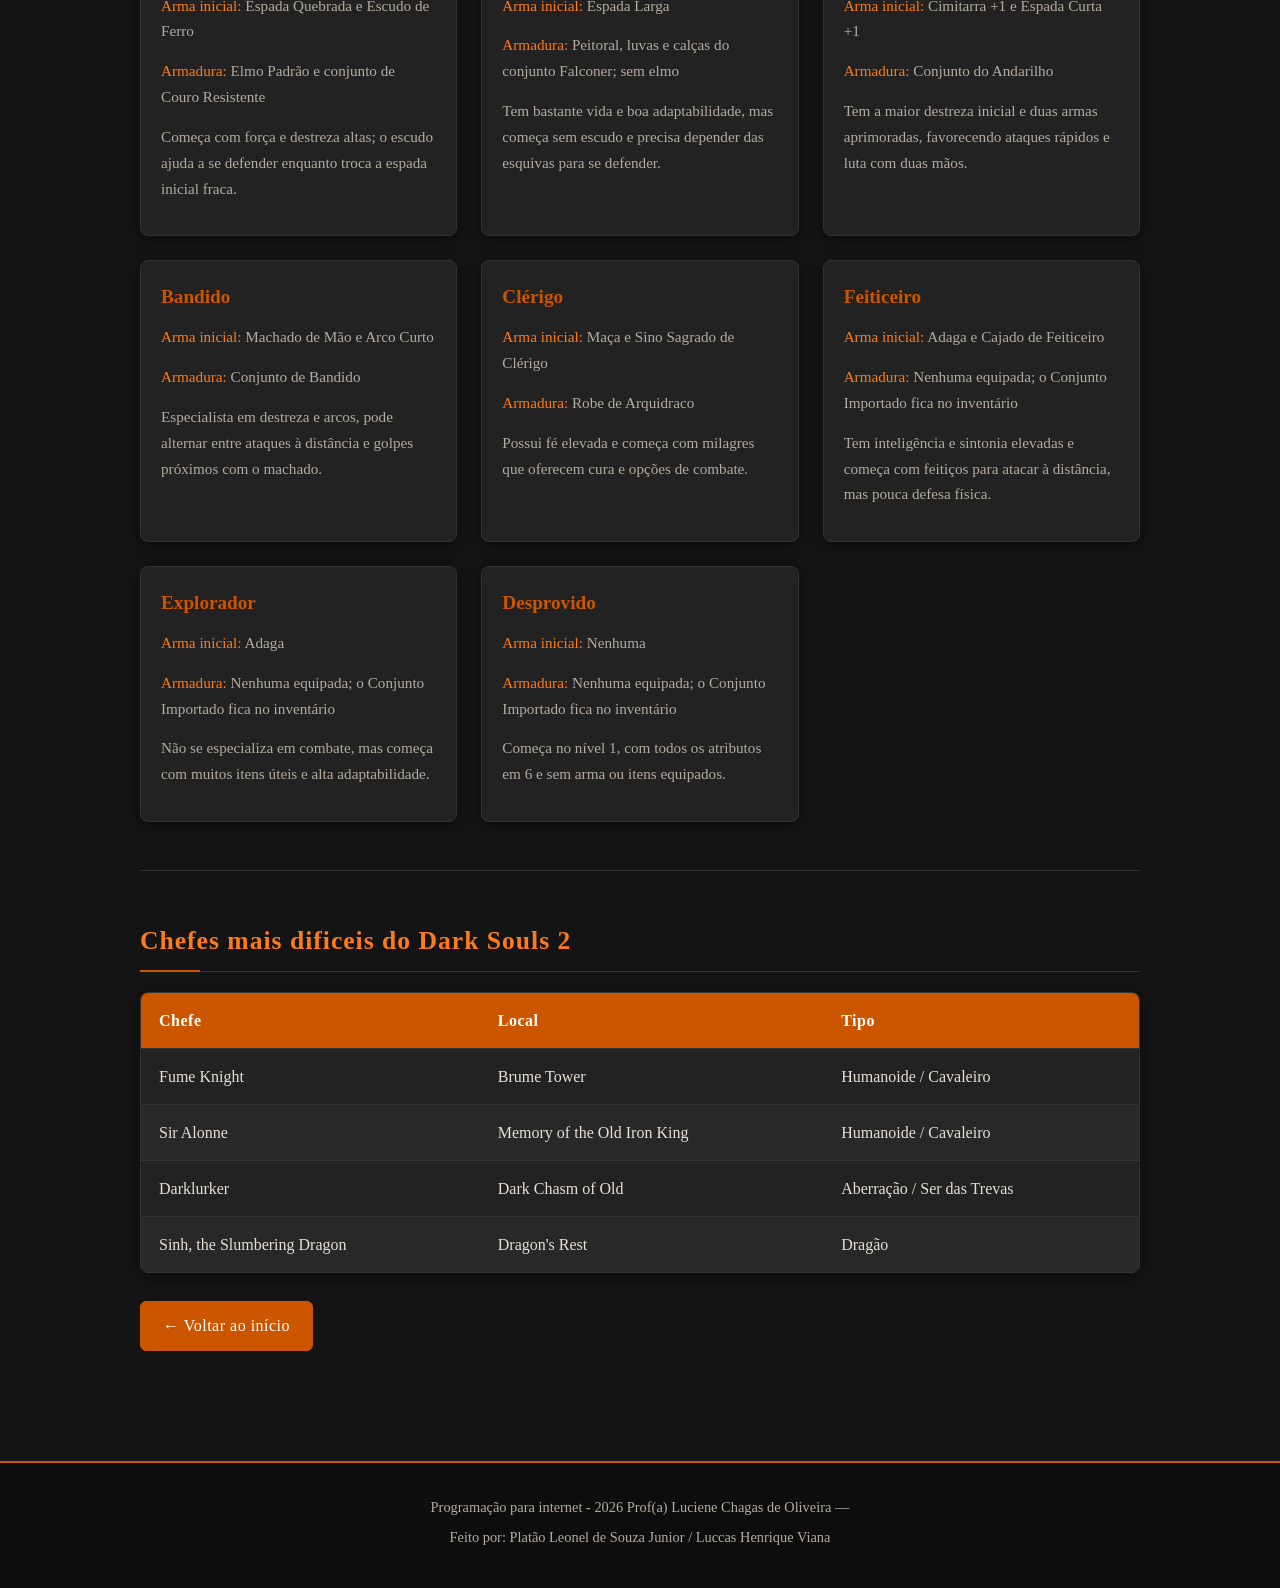
<file: darksouls/ds2.html>
<!DOCTYPE html>
<html lang="pt-BR">
<head>
  <meta charset="UTF-8">
  <meta name="viewport" content="width=device-width, initial-scale=1.0">
  <title>Dark Souls 2 - Classes e Chefes</title>
  <link rel="stylesheet" href="style.css">
</head>
<body>

  <header>
    <nav class="menu">
      <span class="logo">DARK SOULS</span>
      <button class="menu-toggle" id="menu-toggle">&#9776;</button>
      <ul class="menu-lista" id="menu-lista">
        <li><a href="index.html">Início</a></li>
        <li><a href="ds1.html">Dark Souls 1</a></li>
        <li><a href="ds2.html" class="ativo">Dark Souls 2</a></li>
        <li><a href="ds3.html">Dark Souls 3</a></li>
      </ul>
    </nav>
  </header>

  <main class="container">

    <h1>Dark Souls 2 (2014)</h1>
    <img src="img/ds2.jpg" alt="Cavaleiro observando o reino de Drangleic" class="img-destaque">
    <p class="story-lead">Muito depois de Lordran, nomes e reinos mudaram, mas a maldição continua a alcançar aqueles que tentam escapar da morte. Em Drangleic, a busca por uma cura se cruza com a história de um rei que tentou compreender o ciclo — e com as consequências de uma guerra que destruiu seu reino.</p>

    <section class="story-section">
      <h2>1. O ciclo</h2>
      <p>Entre os acontecimentos do primeiro jogo e a jornada em Drangleic passaram-se eras incontáveis. Reinos foram erguidos sobre ruínas antigas, desapareceram e deram lugar a outros. Lordran já não é uma presença cotidiana; sobrevive em ecos, símbolos e histórias que perderam parte de seu contexto.</p>
      <p>A Primeira Chama e a escuridão continuam ligadas ao destino do mundo, mas a repetição não preserva as mesmas pessoas nem os mesmos lugares. Dark Souls II acompanha essa recorrência por meio de novos soberanos e novas terras. O ciclo parece persistir, embora seus mecanismos e seu propósito sejam questionados por quem tenta compreendê-lo.</p>
    </section>

    <section class="story-section">
      <h2>2. O reino de Drangleic</h2>
      <p>Drangleic foi um reino poderoso governado por Vendrick, cuja ascensão reuniu territórios e povos sob uma única coroa. Sua prosperidade foi construída também por meio de conquistas e de conhecimentos que ampliaram o poder do reino. Entre as forças que marcaram sua história estavam os Gigantes, vindos do outro lado do mar.</p>
      <p>Vendrick conduziu uma guerra contra eles. Os motivos exatos e o primeiro passo do conflito são apresentados em fragmentos, mas a vitória trouxe prisioneiros e recursos que foram usados para fortalecer Drangleic. A guerra, porém, deixou uma hostilidade duradoura e preparou o terreno para a invasão dos Gigantes. O reino que parecia invencível acabou devastado, e seu rei desapareceu de seus salões.</p>
    </section>

    <section class="story-section">
      <h2>3. Nashandra</h2>
      <p>Depois de chegar a Drangleic, Nashandra aproximou-se de Vendrick e tornou-se sua rainha. Ela o incentivou a buscar poder e esteve ligada ao conflito com os Gigantes. Sua aparência humana escondia uma natureza associada à escuridão: Nashandra é um fragmento de Manus, o pai do Abismo, cuja essência se dividiu após os acontecimentos de Oolacile.</p>
      <p>Nashandra desejava o poder guardado pelo Trono do Desejo. Vendrick, contudo, descobriu a ameaça que ela representava e tomou medidas para impedir que alcançasse seu objetivo. A guerra deixou Drangleic vulnerável; a rainha permaneceu no castelo, à espera de que outra pessoa abrisse o caminho que o rei havia bloqueado.</p>
    </section>

    <section class="story-section">
      <h2>4. Vendrick, o rei que se afastou</h2>
      <p>Vendrick foi um conquistador e governante cuja força estava associada às grandes almas que reuniu. Ao lado de seu irmão Aldia, explorou maneiras de ultrapassar os limites da vida e da morte. Seu casamento com Nashandra e sua busca por poder ajudaram a moldar Drangleic, mas também o aproximaram de uma ameaça que ele não compreendeu a tempo.</p>
      <p>Quando percebeu a verdadeira natureza e as intenções da rainha, Vendrick levou consigo as almas necessárias para manter o Trono do Desejo fora de seu alcance e se refugiou na Cripta dos Mortos-Vivos. A guerra contra os Gigantes e a ruína do reino consumiram o que restava de seu poder. Quando o Portador da Maldição finalmente o encontra, Vendrick vaga sem consciência na forma de Hollow: a presença física de um rei, mas já sem a lucidez que guiou suas decisões.</p>
    </section>

    <section class="story-section">
      <h2>5. O Portador da Maldição</h2>
      <p>O protagonista chega a Drangleic como um morto-vivo em busca de uma maneira de conter a maldição que ameaça apagar sua identidade. Em Majula, uma vila costeira que serve de ponto de retorno, encontra a Emerald Herald. Ela o orienta a buscar o rei e a reunir força suficiente para alcançar o castelo, mas não promete uma cura simples.</p>
      <p>Para abrir o caminho até Vendrick, o Portador da Maldição explora regiões distantes e enfrenta antigos soberanos e criaturas que carregam grandes almas. Entre elas estão a Lost Sinner, o Old Iron King, o Rotten e a força que habita Brightstone Cove Tseldora. Esses encontros não são apenas obstáculos: cada um revela o destino de um reino anterior e a persistência de poderes ligados a ciclos passados.</p>
      <p>As grandes almas permitem ao protagonista atravessar o caminho até o Castelo de Drangleic. Ali, as ruínas da corte, os experimentos abandonados e os guardiões do reino conduzem à verdade sobre Vendrick e ao Trono do Desejo. A busca por uma cura torna-se uma escolha sobre que lugar ocupar numa história que já se repetiu muitas vezes.</p>
    </section>

    <section class="story-section">
      <h2>6. Grandes seres e memórias do passado</h2>
      <div class="story-grid">
        <article class="story-card">
          <h3>As memórias dos Gigantes</h3>
          <p>Ao entrar nas memórias preservadas por árvores gigantes, o protagonista testemunha fragmentos da guerra que devastou Drangleic. O confronto com o Giant Lord revela o custo da campanha de Vendrick e a persistência do rancor dos invasores, sem transformar todos os detalhes da guerra numa narrativa inteiramente conhecida.</p>
        </article>
        <article class="story-card">
          <h3>Os antigos reis</h3>
          <p>As terras de Drangleic guardam os vestígios de soberanos que enfrentaram ambição, guerra e ruína. O Old Iron King sucumbiu ao próprio domínio; a Lost Sinner permanece presa ao peso de um crime; e o Rotten reúne restos e almas nas profundezas. Suas histórias ecoam, sem serem cópias exatas, os poderes e fracassos de eras anteriores.</p>
        </article>
        <article class="story-card">
          <h3>Dragões e outros legados</h3>
          <p>O legado de Aldia aparece em experimentos e criaturas que desafiam fronteiras entre espécies e formas de vida. Freja, a Duquesa, guarda uma grande alma ligada a Seath; Sinh e a Cidade Afundada mostram outra face dos dragões e dos reinos que tentaram controlá-los. Esses encontros conectam Drangleic a histórias antigas sem eliminar o mistério sobre sua origem.</p>
        </article>
      </div>
    </section>

    <section class="story-section">
      <h2>7. Aldia e a busca por outra resposta</h2>
      <p>Aldia, irmão de Vendrick, afastou-se da corte para estudar a natureza da vida, dos dragões, da chama e da escuridão. Seus experimentos tentaram romper limites que pareciam inevitáveis, mas produziram seres deformados e um conhecimento incompleto. Ele não é apresentado como alguém que encontrou uma solução definitiva; é uma figura que transformou a dúvida em investigação.</p>
      <p>Para Aldia, repetir a escolha entre ligar a chama e aceitar a escuridão significa permanecer preso às opções herdadas de outros. Ele questiona a própria estrutura do ciclo e pergunta se seria possível escapar de seus papéis. Essa possibilidade permanece aberta: o jogo sugere que o Portador da Maldição pode buscar um caminho diferente, mas não demonstra com clareza o que existiria além do fogo e da escuridão.</p>
    </section>

    <section class="story-section">
      <h2>8. O Trono do Desejo</h2>
      <p>No castelo, Nashandra revela que aguardava o momento de chegar ao Trono do Desejo. Para confrontá-la, o Portador da Maldição precisa superar os últimos guardiões e a memória do Giant Lord, reunindo a força que Vendrick tentou manter longe da rainha. O confronto expõe a disputa pelo poder, mas não apaga as incertezas sobre a origem e o alcance do ciclo.</p>
      <p>Após derrotar Nashandra, o protagonista pode ocupar o Trono e seguir a tradição de tomar para si o destino da chama. Na versão original, também pode deixar o local sem se sentar. Em Scholar of the First Sin, Aldia pode surgir como adversário final e, após vencê-lo, o protagonista pode partir sem reivindicar o Trono. Essa saída não prova que o ciclo acabou: ela representa a recusa em aceitar a escolha nos termos estabelecidos pelos antigos.</p>
    </section>

    <section class="story-section story-conclusion">
      <h2>9. O significado de Dark Souls 2</h2>
      <p>Drangleic mostra que o ciclo sobrevive à queda dos reinos e que novas pessoas herdam dilemas antigos. Vendrick tentou impedir que Nashandra tomasse o Trono; Aldia questionou a própria necessidade desse Trono; e o Portador da Maldição pode decidir se aceita ou recusa o papel que lhe foi oferecido. Em Lothric, muito tempo depois, a chama voltará a exigir uma resposta — talvez pela última vez.</p>
    </section>

    <h2>Classes iniciais</h2>
    <div class="cards">
      <div class="card">
        <h3>Guerreiro</h3>
        <p><strong>Arma inicial:</strong> Espada Quebrada e Escudo de Ferro</p>
        <p><strong>Armadura:</strong> Elmo Padrão e conjunto de Couro Resistente</p>
        <p>Começa com força e destreza altas; o escudo ajuda a se defender enquanto troca a espada inicial fraca.</p>
      </div>
      <div class="card">
        <h3>Cavaleiro</h3>
        <p><strong>Arma inicial:</strong> Espada Larga</p>
        <p><strong>Armadura:</strong> Peitoral, luvas e calças do conjunto Falconer; sem elmo</p>
        <p>Tem bastante vida e boa adaptabilidade, mas começa sem escudo e precisa depender das esquivas para se defender.</p>
      </div>
      <div class="card">
        <h3>Espadachim</h3>
        <p><strong>Arma inicial:</strong> Cimitarra +1 e Espada Curta +1</p>
        <p><strong>Armadura:</strong> Conjunto do Andarilho</p>
        <p>Tem a maior destreza inicial e duas armas aprimoradas, favorecendo ataques rápidos e luta com duas mãos.</p>
      </div>
      <div class="card">
        <h3>Bandido</h3>
        <p><strong>Arma inicial:</strong> Machado de Mão e Arco Curto</p>
        <p><strong>Armadura:</strong> Conjunto de Bandido</p>
        <p>Especialista em destreza e arcos, pode alternar entre ataques à distância e golpes próximos com o machado.</p>
      </div>
      <div class="card">
        <h3>Clérigo</h3>
        <p><strong>Arma inicial:</strong> Maça e Sino Sagrado de Clérigo</p>
        <p><strong>Armadura:</strong> Robe de Arquidraco</p>
        <p>Possui fé elevada e começa com milagres que oferecem cura e opções de combate.</p>
      </div>
      <div class="card">
        <h3>Feiticeiro</h3>
        <p><strong>Arma inicial:</strong> Adaga e Cajado de Feiticeiro</p>
        <p><strong>Armadura:</strong> Nenhuma equipada; o Conjunto Importado fica no inventário</p>
        <p>Tem inteligência e sintonia elevadas e começa com feitiços para atacar à distância, mas pouca defesa física.</p>
      </div>
      <div class="card">
        <h3>Explorador</h3>
        <p><strong>Arma inicial:</strong> Adaga</p>
        <p><strong>Armadura:</strong> Nenhuma equipada; o Conjunto Importado fica no inventário</p>
        <p>Não se especializa em combate, mas começa com muitos itens úteis e alta adaptabilidade.</p>
      </div>
      <div class="card">
        <h3>Desprovido</h3>
        <p><strong>Arma inicial:</strong> Nenhuma</p>
        <p><strong>Armadura:</strong> Nenhuma equipada; o Conjunto Importado fica no inventário</p>
        <p>Começa no nível 1, com todos os atributos em 6 e sem arma ou itens equipados.</p>
      </div>
    </div>

    <hr>

    <h2>Chefes mais dificeis do Dark Souls 2</h2>
    <table>
      <thead>
        <tr>
          <th>Chefe</th>
          <th>Local</th>
          <th>Tipo</th>
        </tr>
      </thead>
      <tbody>
        <tr>
          <td>Fume Knight</td>
          <td>Brume Tower</td>
          <td>Humanoide / Cavaleiro</td>
        </tr>
        <tr>
          <td>Sir Alonne</td>
          <td>Memory of the Old Iron King</td>
          <td>Humanoide / Cavaleiro</td>
        </tr>
        <tr>
          <td>Darklurker</td>
          <td>Dark Chasm of Old</td>
          <td>Aberração / Ser das Trevas</td>
        </tr>
        <tr>
          <td>Sinh, the Slumbering Dragon</td>
          <td>Dragon's Rest</td>
          <td>Dragão</td>
        </tr>
      </tbody>
    </table>

    <p><a href="index.html" class="botao">&larr; Voltar ao início</a></p>

  </main>

  <footer>
    <p>Programação para internet - 2026 Prof(a) Luciene Chagas de Oliveira &mdash;</p>
    <p>Feito por: Platão Leonel de Souza Junior / Luccas Henrique Viana</p>
  </footer>

  <script src="script.js"></script>
</body>
</html>
</file>
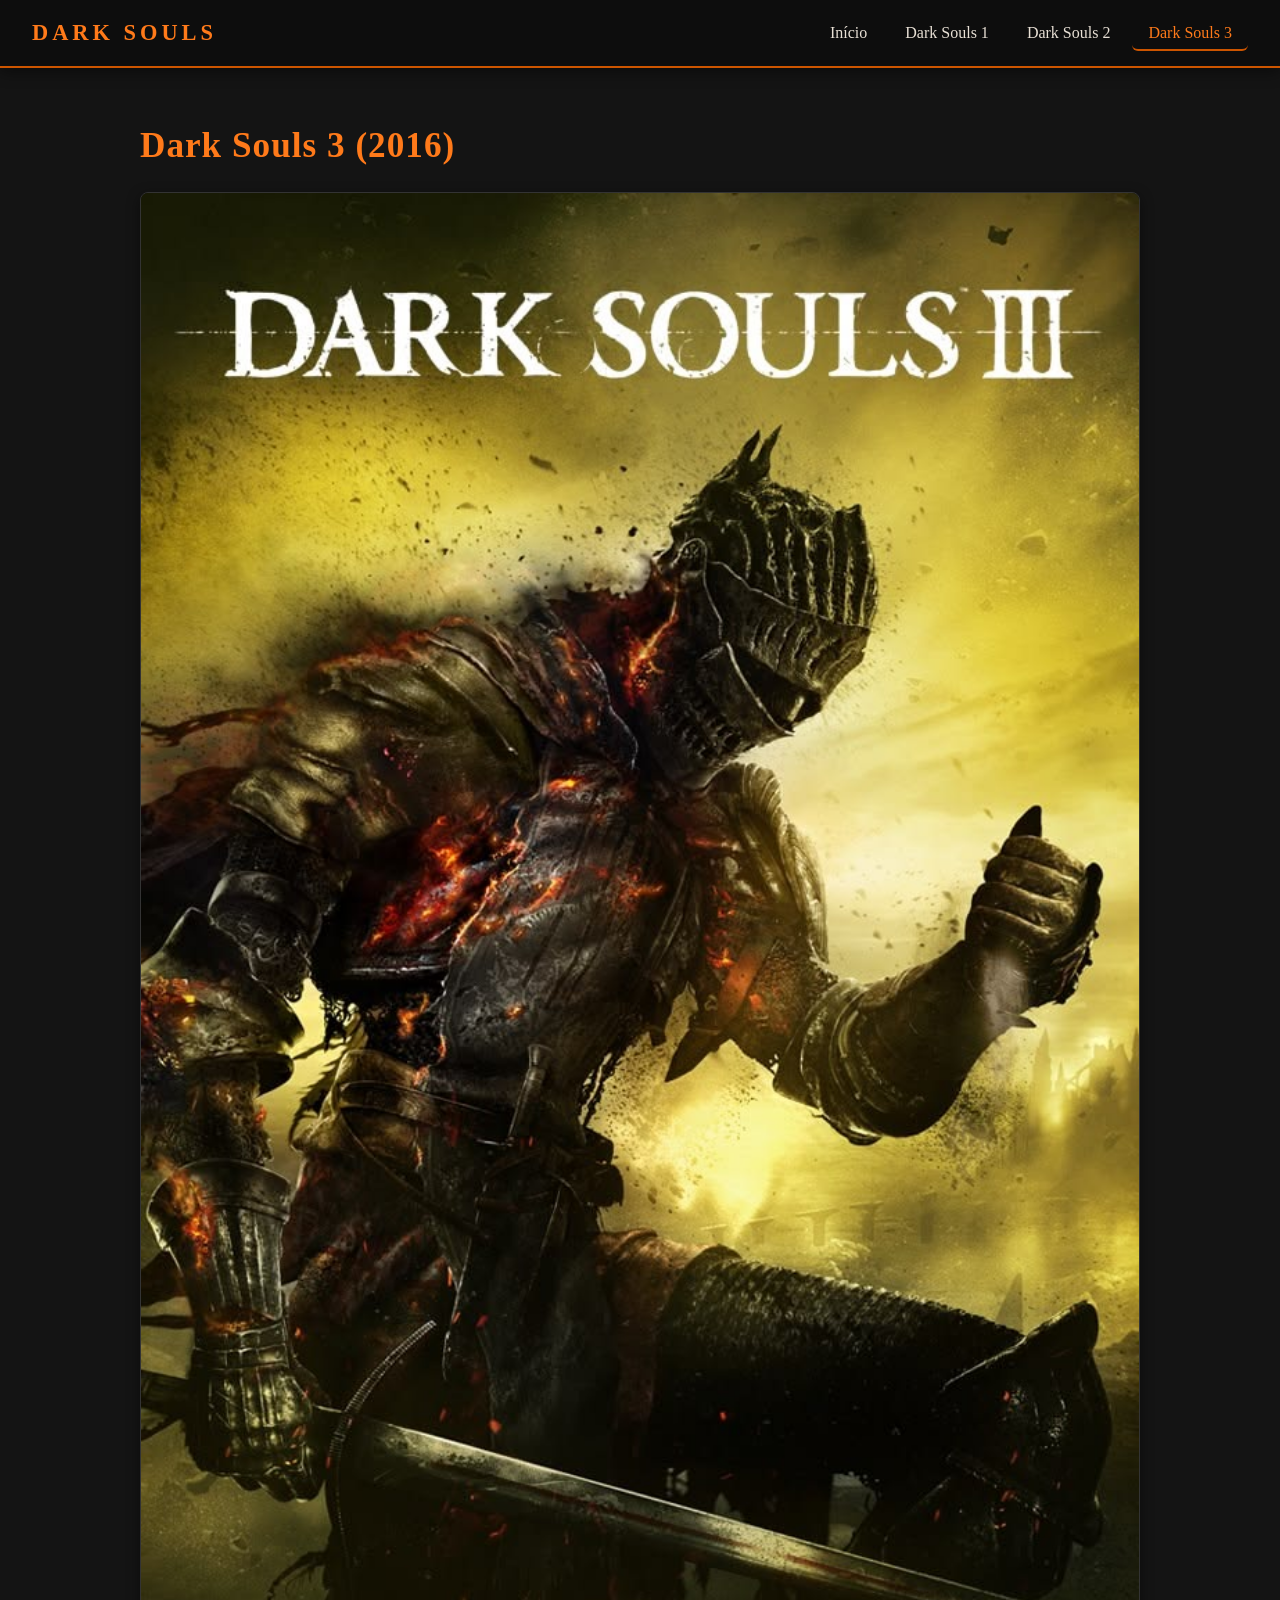
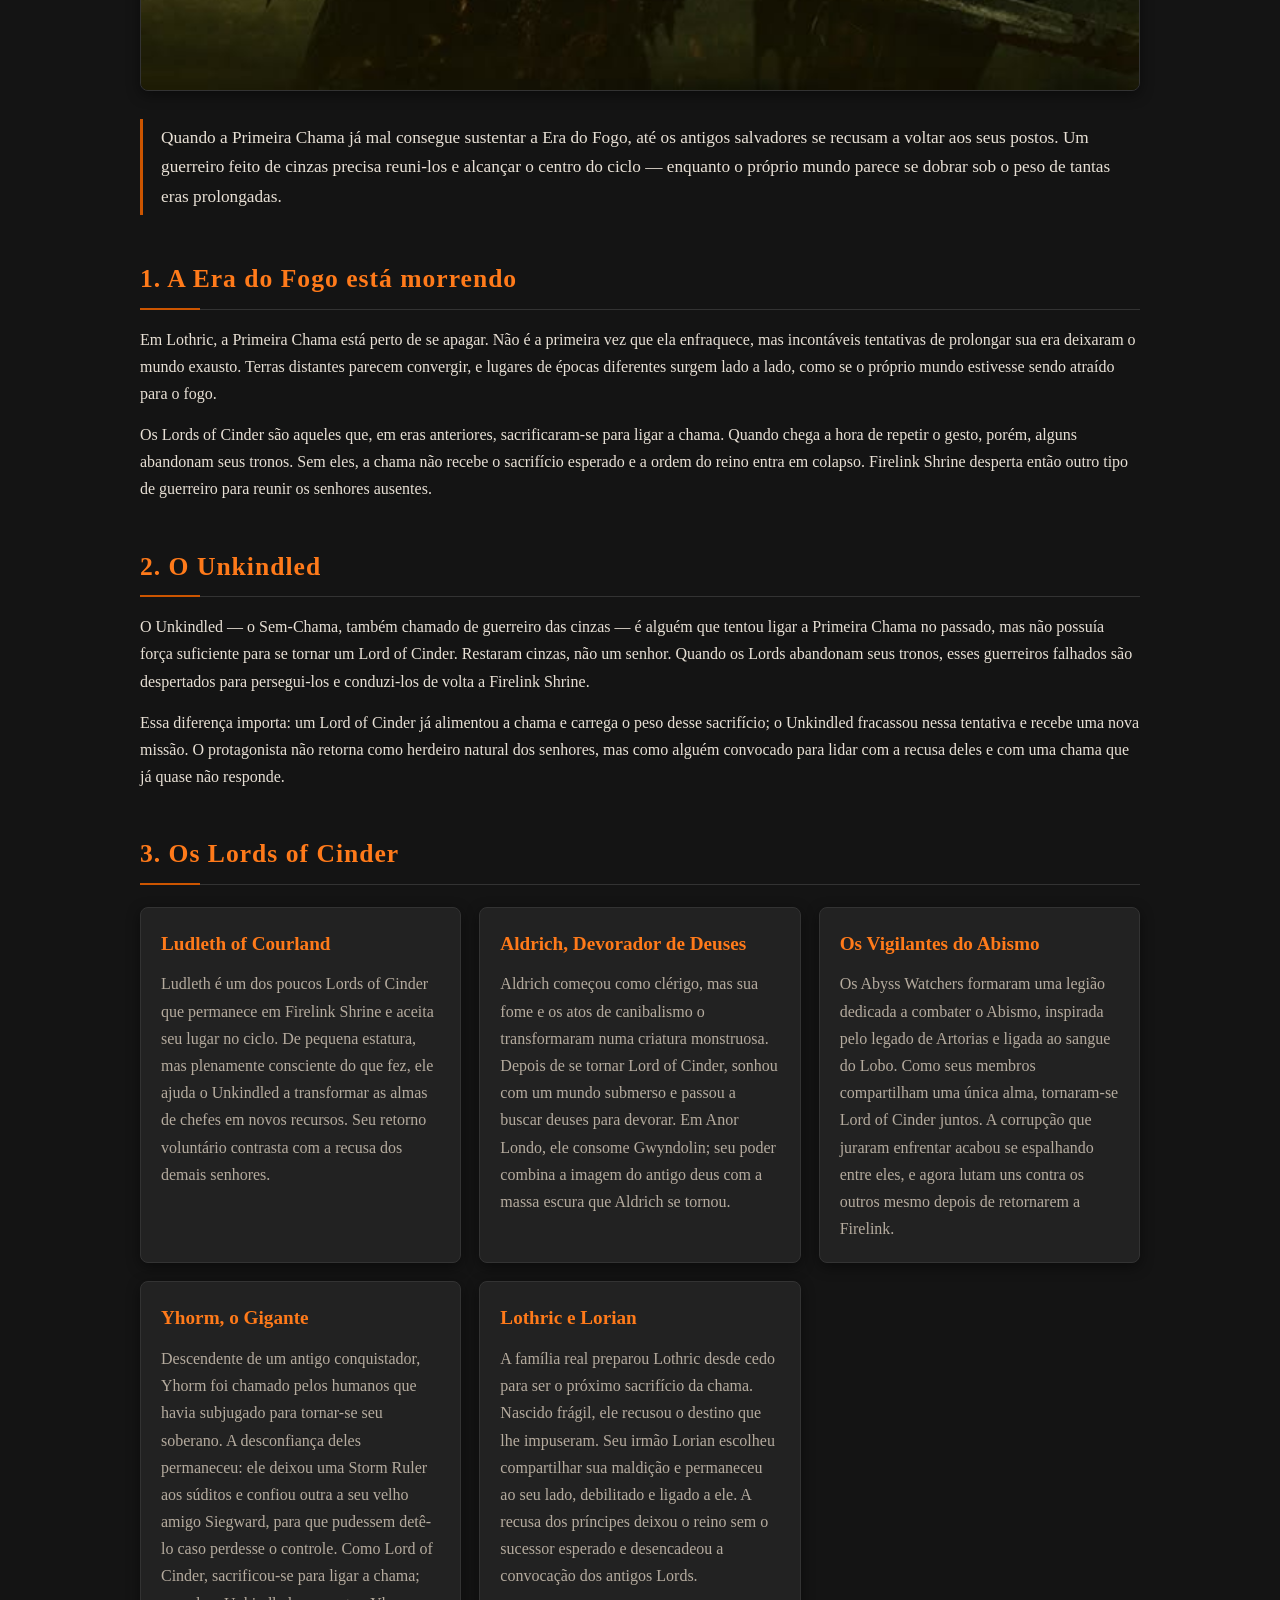
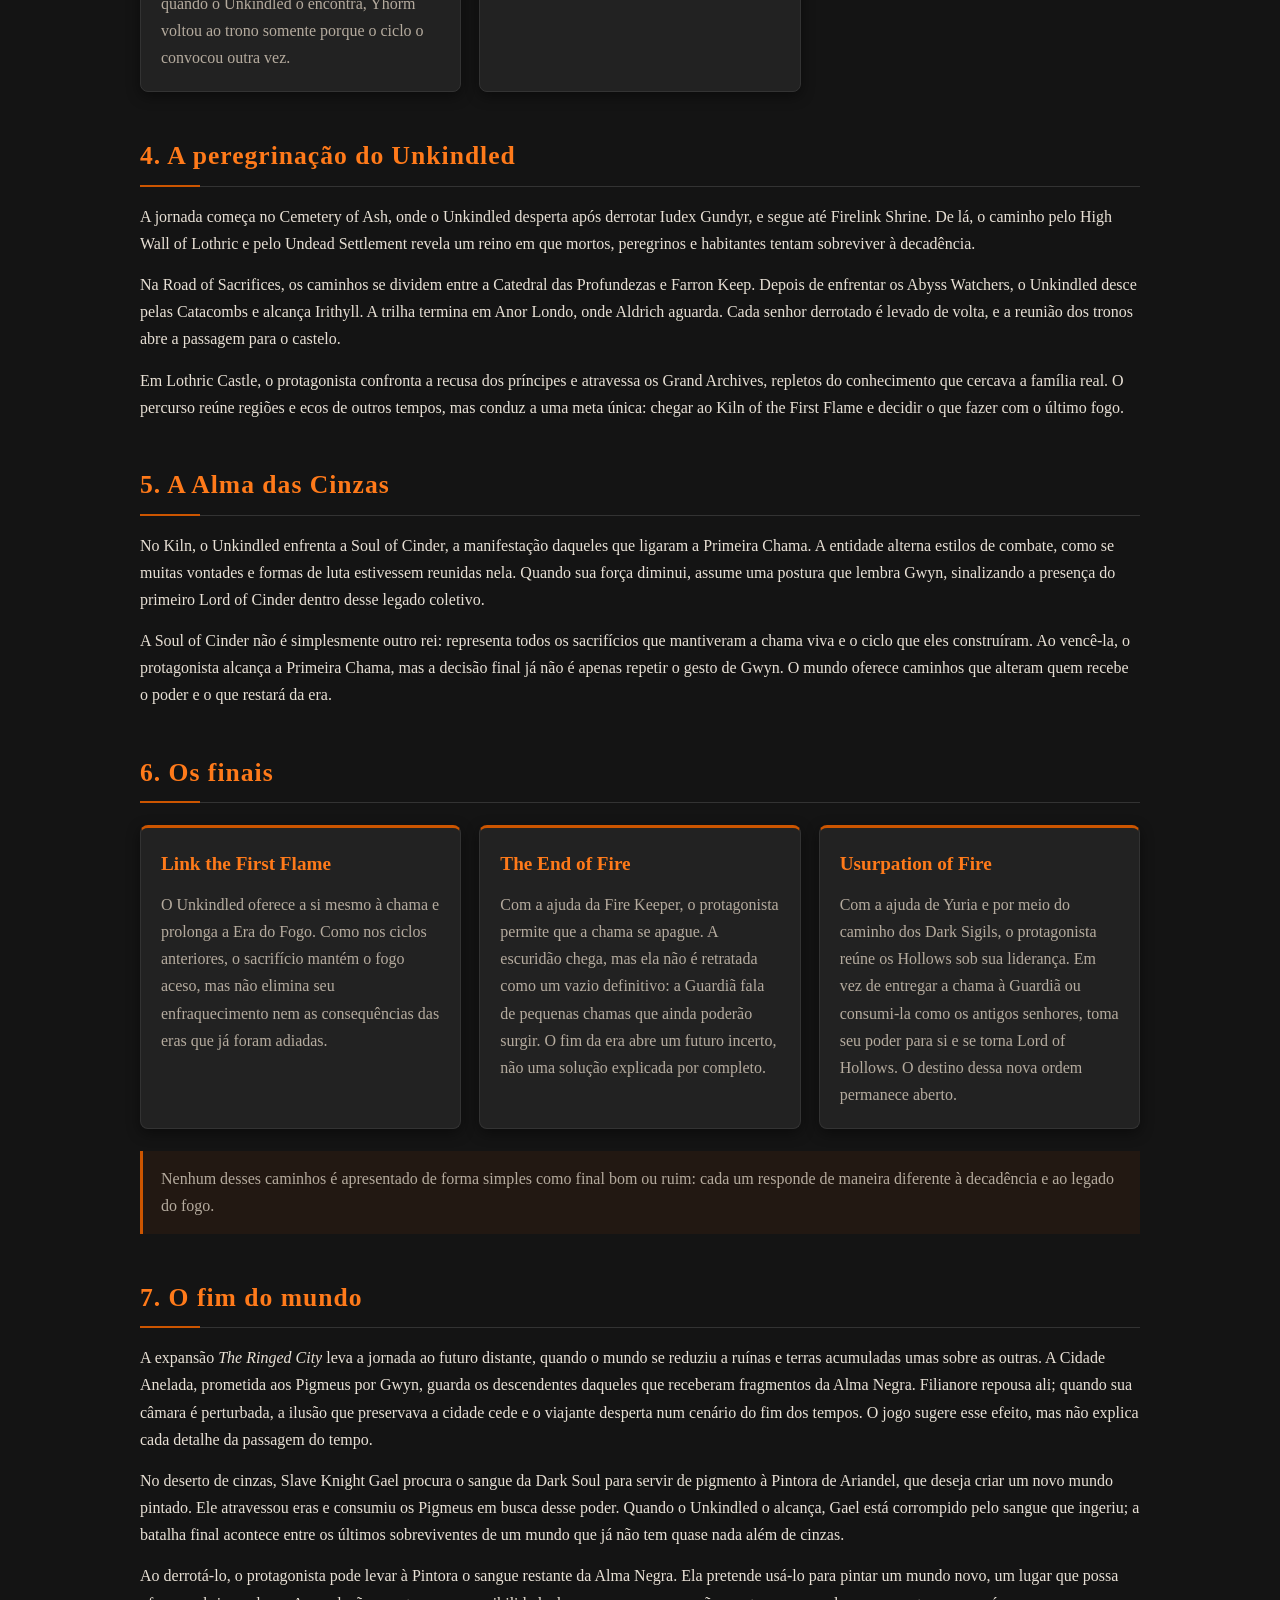
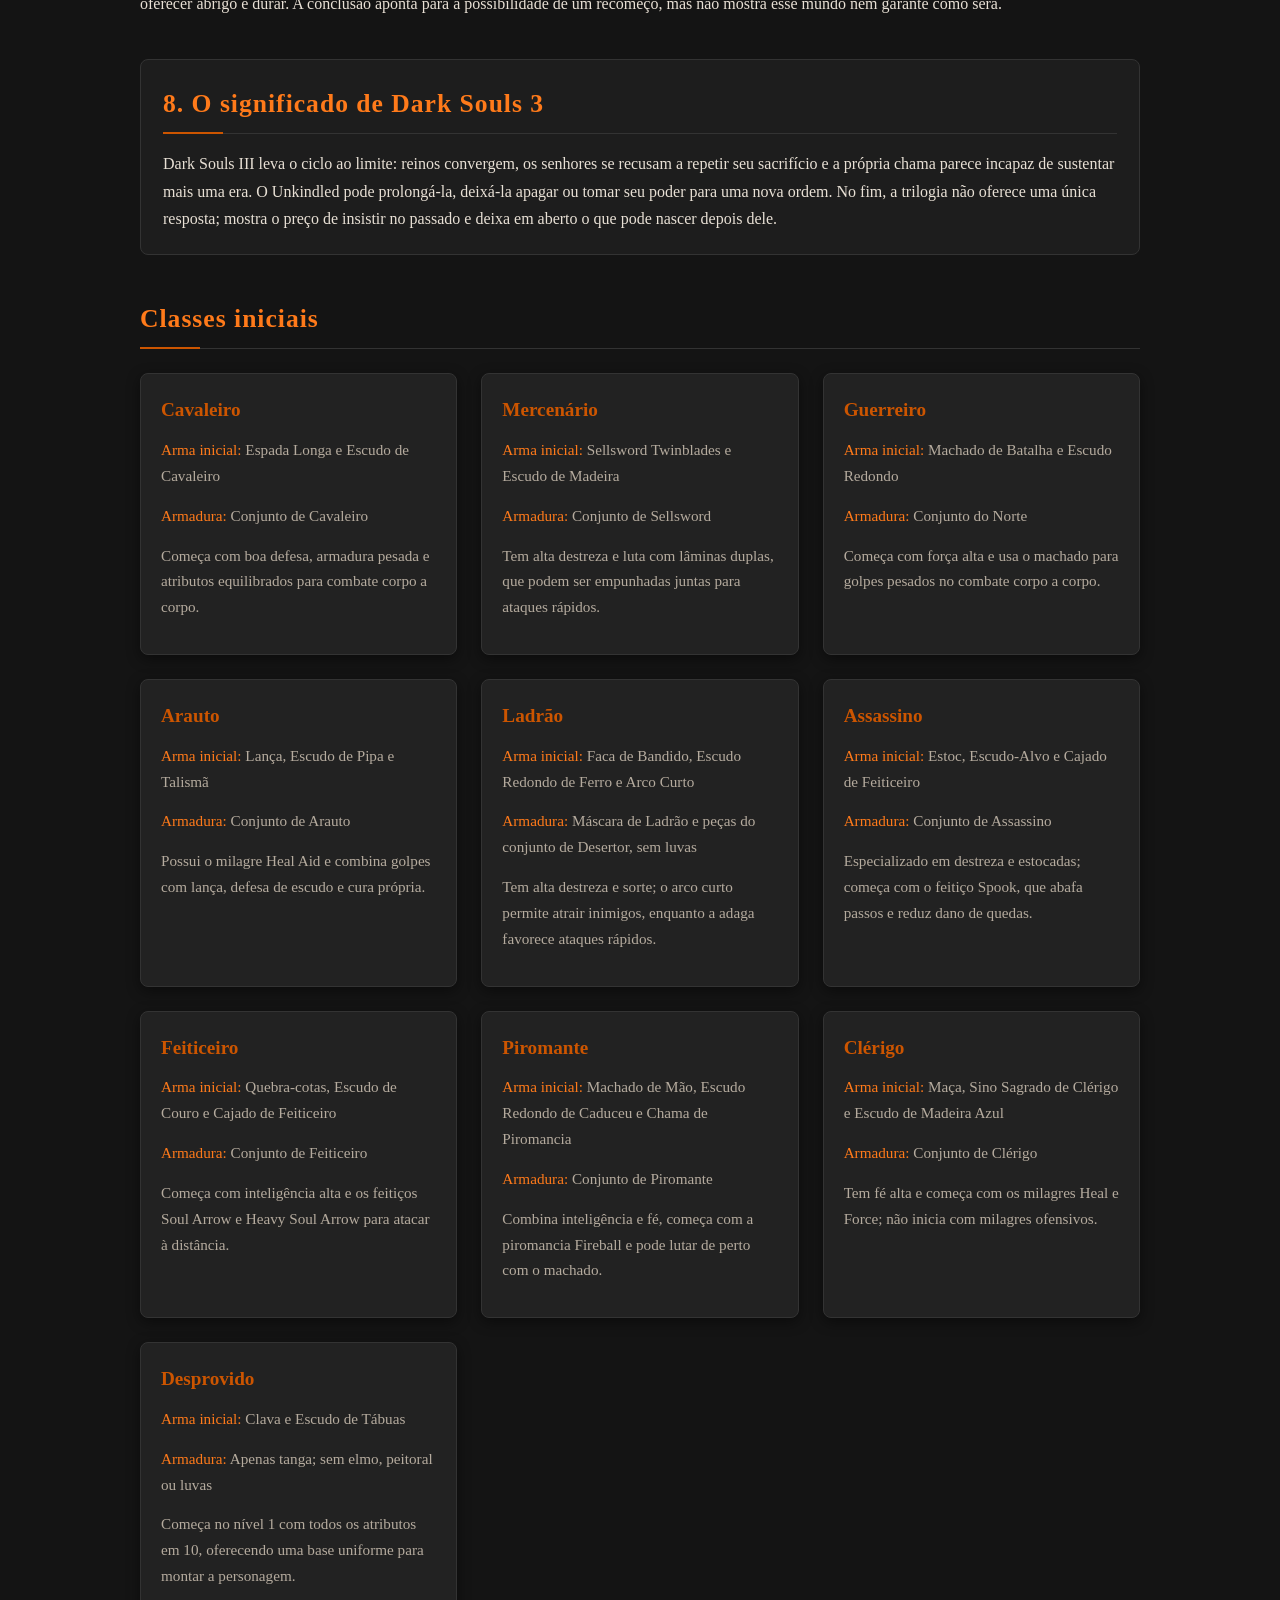
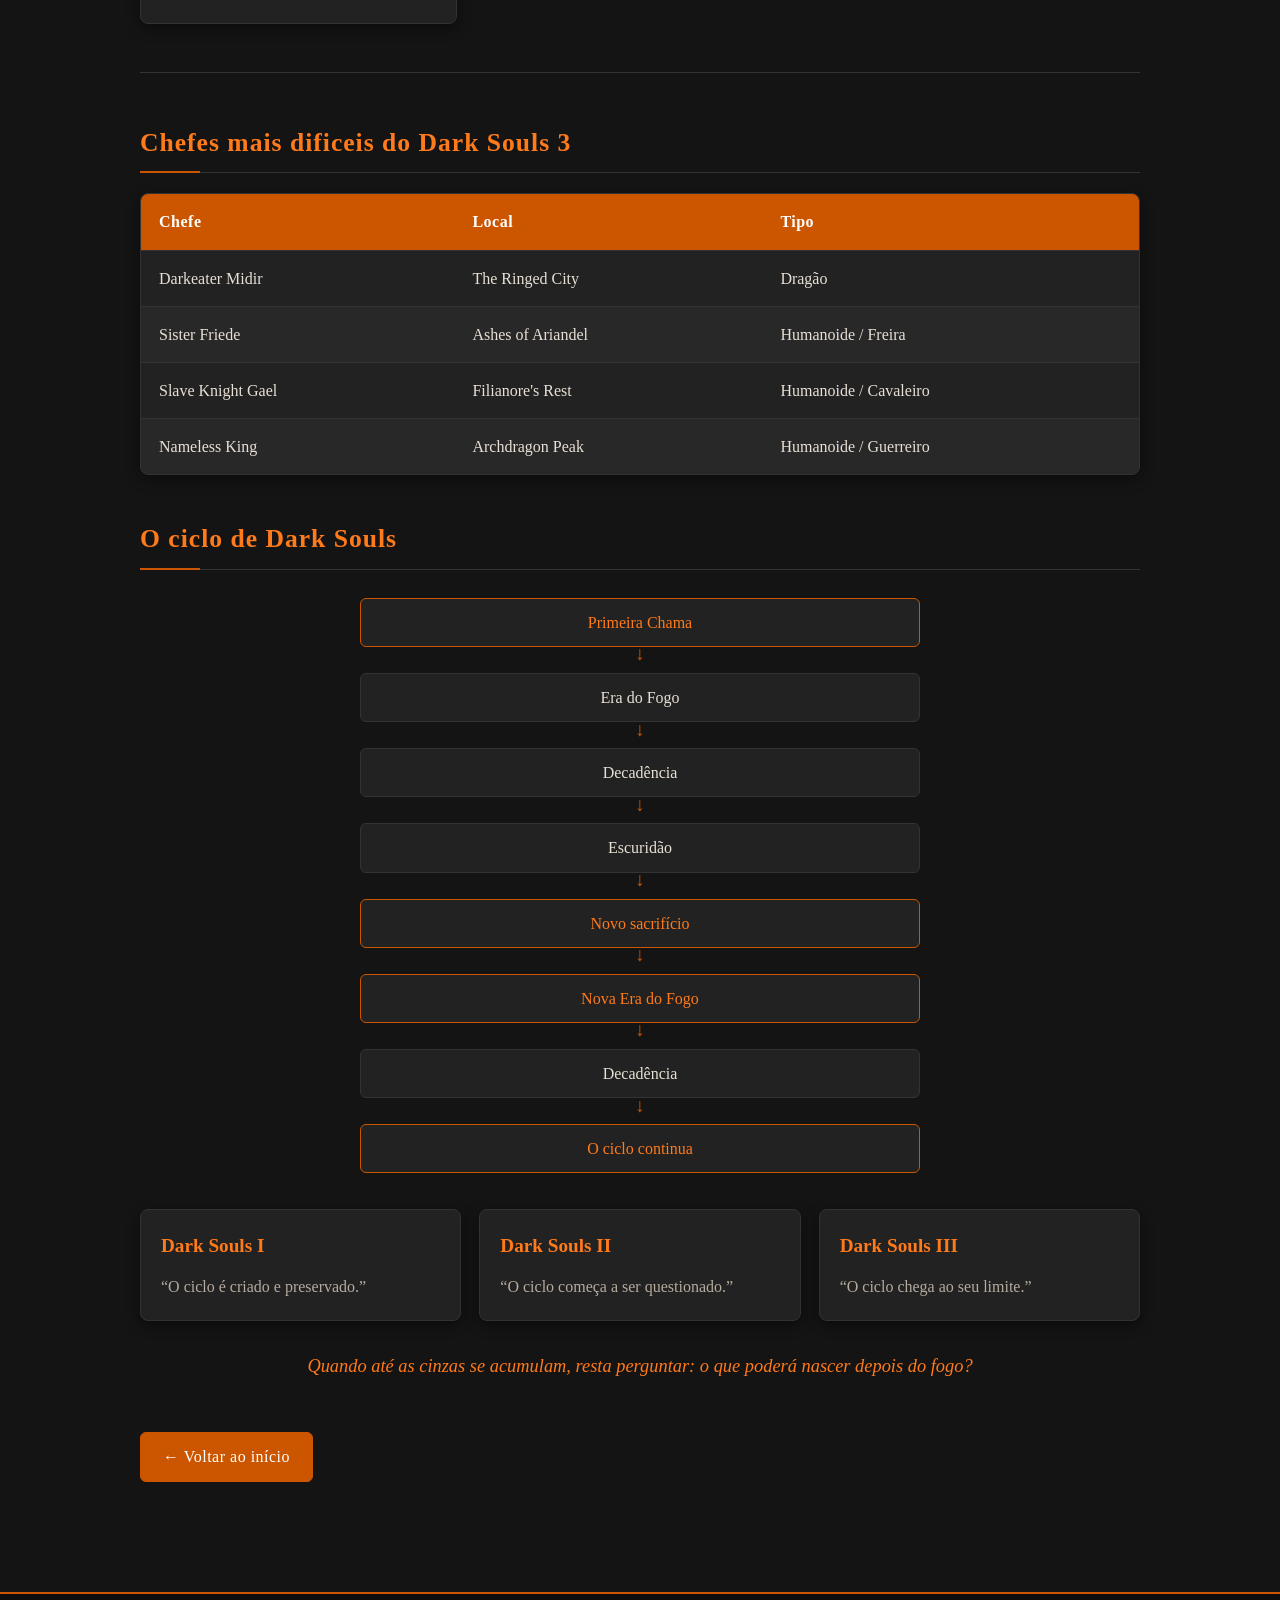
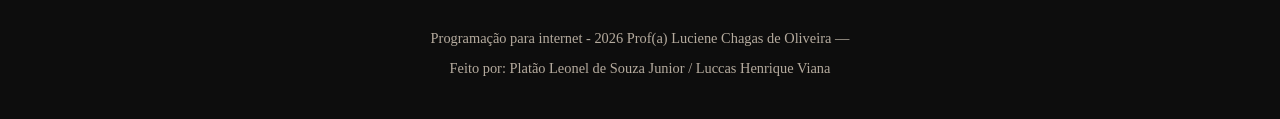
<file: darksouls/ds3.html>
<!DOCTYPE html>
<html lang="pt-BR">
<head>
  <meta charset="UTF-8">
  <meta name="viewport" content="width=device-width, initial-scale=1.0">
  <title>Dark Souls 3 - Classes e Chefes</title>
  <link rel="stylesheet" href="style.css">
</head>
<body>

  <header>
    <nav class="menu">
      <span class="logo">DARK SOULS</span>
      <button class="menu-toggle" id="menu-toggle">&#9776;</button>
      <ul class="menu-lista" id="menu-lista">
        <li><a href="index.html">Início</a></li>
        <li><a href="ds1.html">Dark Souls 1</a></li>
        <li><a href="ds2.html">Dark Souls 2</a></li>
        <li><a href="ds3.html" class="ativo">Dark Souls 3</a></li>
      </ul>
    </nav>
  </header>

  <main class="container">

    <h1>Dark Souls 3 (2016)</h1>
    <img src="img/ds3.jpg" alt="Cavaleiro diante da catedral em chamas de Lothric" class="img-destaque">
    <p class="story-lead">Quando a Primeira Chama já mal consegue sustentar a Era do Fogo, até os antigos salvadores se recusam a voltar aos seus postos. Um guerreiro feito de cinzas precisa reuni-los e alcançar o centro do ciclo — enquanto o próprio mundo parece se dobrar sob o peso de tantas eras prolongadas.</p>

    <section class="story-section">
      <h2>1. A Era do Fogo está morrendo</h2>
      <p>Em Lothric, a Primeira Chama está perto de se apagar. Não é a primeira vez que ela enfraquece, mas incontáveis tentativas de prolongar sua era deixaram o mundo exausto. Terras distantes parecem convergir, e lugares de épocas diferentes surgem lado a lado, como se o próprio mundo estivesse sendo atraído para o fogo.</p>
      <p>Os Lords of Cinder são aqueles que, em eras anteriores, sacrificaram-se para ligar a chama. Quando chega a hora de repetir o gesto, porém, alguns abandonam seus tronos. Sem eles, a chama não recebe o sacrifício esperado e a ordem do reino entra em colapso. Firelink Shrine desperta então outro tipo de guerreiro para reunir os senhores ausentes.</p>
    </section>

    <section class="story-section">
      <h2>2. O Unkindled</h2>
      <p>O Unkindled — o Sem-Chama, também chamado de guerreiro das cinzas — é alguém que tentou ligar a Primeira Chama no passado, mas não possuía força suficiente para se tornar um Lord of Cinder. Restaram cinzas, não um senhor. Quando os Lords abandonam seus tronos, esses guerreiros falhados são despertados para persegui-los e conduzi-los de volta a Firelink Shrine.</p>
      <p>Essa diferença importa: um Lord of Cinder já alimentou a chama e carrega o peso desse sacrifício; o Unkindled fracassou nessa tentativa e recebe uma nova missão. O protagonista não retorna como herdeiro natural dos senhores, mas como alguém convocado para lidar com a recusa deles e com uma chama que já quase não responde.</p>
    </section>

    <section class="story-section">
      <h2>3. Os Lords of Cinder</h2>
      <div class="story-grid">
        <article class="story-card">
          <h3>Ludleth of Courland</h3>
          <p>Ludleth é um dos poucos Lords of Cinder que permanece em Firelink Shrine e aceita seu lugar no ciclo. De pequena estatura, mas plenamente consciente do que fez, ele ajuda o Unkindled a transformar as almas de chefes em novos recursos. Seu retorno voluntário contrasta com a recusa dos demais senhores.</p>
        </article>
        <article class="story-card">
          <h3>Aldrich, Devorador de Deuses</h3>
          <p>Aldrich começou como clérigo, mas sua fome e os atos de canibalismo o transformaram numa criatura monstruosa. Depois de se tornar Lord of Cinder, sonhou com um mundo submerso e passou a buscar deuses para devorar. Em Anor Londo, ele consome Gwyndolin; seu poder combina a imagem do antigo deus com a massa escura que Aldrich se tornou.</p>
        </article>
        <article class="story-card">
          <h3>Os Vigilantes do Abismo</h3>
          <p>Os Abyss Watchers formaram uma legião dedicada a combater o Abismo, inspirada pelo legado de Artorias e ligada ao sangue do Lobo. Como seus membros compartilham uma única alma, tornaram-se Lord of Cinder juntos. A corrupção que juraram enfrentar acabou se espalhando entre eles, e agora lutam uns contra os outros mesmo depois de retornarem a Firelink.</p>
        </article>
        <article class="story-card">
          <h3>Yhorm, o Gigante</h3>
          <p>Descendente de um antigo conquistador, Yhorm foi chamado pelos humanos que havia subjugado para tornar-se seu soberano. A desconfiança deles permaneceu: ele deixou uma Storm Ruler aos súditos e confiou outra a seu velho amigo Siegward, para que pudessem detê-lo caso perdesse o controle. Como Lord of Cinder, sacrificou-se para ligar a chama; quando o Unkindled o encontra, Yhorm voltou ao trono somente porque o ciclo o convocou outra vez.</p>
        </article>
        <article class="story-card">
          <h3>Lothric e Lorian</h3>
          <p>A família real preparou Lothric desde cedo para ser o próximo sacrifício da chama. Nascido frágil, ele recusou o destino que lhe impuseram. Seu irmão Lorian escolheu compartilhar sua maldição e permaneceu ao seu lado, debilitado e ligado a ele. A recusa dos príncipes deixou o reino sem o sucessor esperado e desencadeou a convocação dos antigos Lords.</p>
        </article>
      </div>
    </section>

    <section class="story-section">
      <h2>4. A peregrinação do Unkindled</h2>
      <p>A jornada começa no Cemetery of Ash, onde o Unkindled desperta após derrotar Iudex Gundyr, e segue até Firelink Shrine. De lá, o caminho pelo High Wall of Lothric e pelo Undead Settlement revela um reino em que mortos, peregrinos e habitantes tentam sobreviver à decadência.</p>
      <p>Na Road of Sacrifices, os caminhos se dividem entre a Catedral das Profundezas e Farron Keep. Depois de enfrentar os Abyss Watchers, o Unkindled desce pelas Catacombs e alcança Irithyll. A trilha termina em Anor Londo, onde Aldrich aguarda. Cada senhor derrotado é levado de volta, e a reunião dos tronos abre a passagem para o castelo.</p>
      <p>Em Lothric Castle, o protagonista confronta a recusa dos príncipes e atravessa os Grand Archives, repletos do conhecimento que cercava a família real. O percurso reúne regiões e ecos de outros tempos, mas conduz a uma meta única: chegar ao Kiln of the First Flame e decidir o que fazer com o último fogo.</p>
    </section>

    <section class="story-section">
      <h2>5. A Alma das Cinzas</h2>
      <p>No Kiln, o Unkindled enfrenta a Soul of Cinder, a manifestação daqueles que ligaram a Primeira Chama. A entidade alterna estilos de combate, como se muitas vontades e formas de luta estivessem reunidas nela. Quando sua força diminui, assume uma postura que lembra Gwyn, sinalizando a presença do primeiro Lord of Cinder dentro desse legado coletivo.</p>
      <p>A Soul of Cinder não é simplesmente outro rei: representa todos os sacrifícios que mantiveram a chama viva e o ciclo que eles construíram. Ao vencê-la, o protagonista alcança a Primeira Chama, mas a decisão final já não é apenas repetir o gesto de Gwyn. O mundo oferece caminhos que alteram quem recebe o poder e o que restará da era.</p>
    </section>

    <section class="story-section">
      <h2>6. Os finais</h2>
      <div class="ending-grid">
        <article class="ending-card">
          <h3>Link the First Flame</h3>
          <p>O Unkindled oferece a si mesmo à chama e prolonga a Era do Fogo. Como nos ciclos anteriores, o sacrifício mantém o fogo aceso, mas não elimina seu enfraquecimento nem as consequências das eras que já foram adiadas.</p>
        </article>
        <article class="ending-card">
          <h3>The End of Fire</h3>
          <p>Com a ajuda da Fire Keeper, o protagonista permite que a chama se apague. A escuridão chega, mas ela não é retratada como um vazio definitivo: a Guardiã fala de pequenas chamas que ainda poderão surgir. O fim da era abre um futuro incerto, não uma solução explicada por completo.</p>
        </article>
        <article class="ending-card">
          <h3>Usurpation of Fire</h3>
          <p>Com a ajuda de Yuria e por meio do caminho dos Dark Sigils, o protagonista reúne os Hollows sob sua liderança. Em vez de entregar a chama à Guardiã ou consumi-la como os antigos senhores, toma seu poder para si e se torna Lord of Hollows. O destino dessa nova ordem permanece aberto.</p>
        </article>
      </div>
      <p class="story-note">Nenhum desses caminhos é apresentado de forma simples como final bom ou ruim: cada um responde de maneira diferente à decadência e ao legado do fogo.</p>
    </section>

    <section class="story-section">
      <h2>7. O fim do mundo</h2>
      <p>A expansão <em>The Ringed City</em> leva a jornada ao futuro distante, quando o mundo se reduziu a ruínas e terras acumuladas umas sobre as outras. A Cidade Anelada, prometida aos Pigmeus por Gwyn, guarda os descendentes daqueles que receberam fragmentos da Alma Negra. Filianore repousa ali; quando sua câmara é perturbada, a ilusão que preservava a cidade cede e o viajante desperta num cenário do fim dos tempos. O jogo sugere esse efeito, mas não explica cada detalhe da passagem do tempo.</p>
      <p>No deserto de cinzas, Slave Knight Gael procura o sangue da Dark Soul para servir de pigmento à Pintora de Ariandel, que deseja criar um novo mundo pintado. Ele atravessou eras e consumiu os Pigmeus em busca desse poder. Quando o Unkindled o alcança, Gael está corrompido pelo sangue que ingeriu; a batalha final acontece entre os últimos sobreviventes de um mundo que já não tem quase nada além de cinzas.</p>
      <p>Ao derrotá-lo, o protagonista pode levar à Pintora o sangue restante da Alma Negra. Ela pretende usá-lo para pintar um mundo novo, um lugar que possa oferecer abrigo e durar. A conclusão aponta para a possibilidade de um recomeço, mas não mostra esse mundo nem garante como será.</p>
    </section>

    <section class="story-section story-conclusion">
      <h2>8. O significado de Dark Souls 3</h2>
      <p>Dark Souls III leva o ciclo ao limite: reinos convergem, os senhores se recusam a repetir seu sacrifício e a própria chama parece incapaz de sustentar mais uma era. O Unkindled pode prolongá-la, deixá-la apagar ou tomar seu poder para uma nova ordem. No fim, a trilogia não oferece uma única resposta; mostra o preço de insistir no passado e deixa em aberto o que pode nascer depois dele.</p>
    </section>

    <h2>Classes iniciais</h2>
    <div class="cards">
      <div class="card">
        <h3>Cavaleiro</h3>
        <p><strong>Arma inicial:</strong> Espada Longa e Escudo de Cavaleiro</p>
        <p><strong>Armadura:</strong> Conjunto de Cavaleiro</p>
        <p>Começa com boa defesa, armadura pesada e atributos equilibrados para combate corpo a corpo.</p>
      </div>
      <div class="card">
        <h3>Mercenário</h3>
        <p><strong>Arma inicial:</strong> Sellsword Twinblades e Escudo de Madeira</p>
        <p><strong>Armadura:</strong> Conjunto de Sellsword</p>
        <p>Tem alta destreza e luta com lâminas duplas, que podem ser empunhadas juntas para ataques rápidos.</p>
      </div>
      <div class="card">
        <h3>Guerreiro</h3>
        <p><strong>Arma inicial:</strong> Machado de Batalha e Escudo Redondo</p>
        <p><strong>Armadura:</strong> Conjunto do Norte</p>
        <p>Começa com força alta e usa o machado para golpes pesados no combate corpo a corpo.</p>
      </div>
      <div class="card">
        <h3>Arauto</h3>
        <p><strong>Arma inicial:</strong> Lança, Escudo de Pipa e Talismã</p>
        <p><strong>Armadura:</strong> Conjunto de Arauto</p>
        <p>Possui o milagre Heal Aid e combina golpes com lança, defesa de escudo e cura própria.</p>
      </div>
      <div class="card">
        <h3>Ladrão</h3>
        <p><strong>Arma inicial:</strong> Faca de Bandido, Escudo Redondo de Ferro e Arco Curto</p>
        <p><strong>Armadura:</strong> Máscara de Ladrão e peças do conjunto de Desertor, sem luvas</p>
        <p>Tem alta destreza e sorte; o arco curto permite atrair inimigos, enquanto a adaga favorece ataques rápidos.</p>
      </div>
      <div class="card">
        <h3>Assassino</h3>
        <p><strong>Arma inicial:</strong> Estoc, Escudo-Alvo e Cajado de Feiticeiro</p>
        <p><strong>Armadura:</strong> Conjunto de Assassino</p>
        <p>Especializado em destreza e estocadas; começa com o feitiço Spook, que abafa passos e reduz dano de quedas.</p>
      </div>
      <div class="card">
        <h3>Feiticeiro</h3>
        <p><strong>Arma inicial:</strong> Quebra-cotas, Escudo de Couro e Cajado de Feiticeiro</p>
        <p><strong>Armadura:</strong> Conjunto de Feiticeiro</p>
        <p>Começa com inteligência alta e os feitiços Soul Arrow e Heavy Soul Arrow para atacar à distância.</p>
      </div>
      <div class="card">
        <h3>Piromante</h3>
        <p><strong>Arma inicial:</strong> Machado de Mão, Escudo Redondo de Caduceu e Chama de Piromancia</p>
        <p><strong>Armadura:</strong> Conjunto de Piromante</p>
        <p>Combina inteligência e fé, começa com a piromancia Fireball e pode lutar de perto com o machado.</p>
      </div>
      <div class="card">
        <h3>Clérigo</h3>
        <p><strong>Arma inicial:</strong> Maça, Sino Sagrado de Clérigo e Escudo de Madeira Azul</p>
        <p><strong>Armadura:</strong> Conjunto de Clérigo</p>
        <p>Tem fé alta e começa com os milagres Heal e Force; não inicia com milagres ofensivos.</p>
      </div>
      <div class="card">
        <h3>Desprovido</h3>
        <p><strong>Arma inicial:</strong> Clava e Escudo de Tábuas</p>
        <p><strong>Armadura:</strong> Apenas tanga; sem elmo, peitoral ou luvas</p>
        <p>Começa no nível 1 com todos os atributos em 10, oferecendo uma base uniforme para montar a personagem.</p>
      </div>
    </div>

    <hr>

    <h2>Chefes mais dificeis do Dark Souls 3</h2>
    <table>
      <thead>
        <tr>
          <th>Chefe</th>
          <th>Local</th>
          <th>Tipo</th>
        </tr>
      </thead>
      <tbody>
        <tr>
          <td>Darkeater Midir</td>
          <td>The Ringed City</td>
          <td>Dragão</td>
        </tr>
        <tr>
          <td>Sister Friede</td>
          <td>Ashes of Ariandel</td>
          <td>Humanoide / Freira</td>
        </tr>
        <tr>
          <td>Slave Knight Gael</td>
          <td>Filianore's Rest</td>
          <td>Humanoide / Cavaleiro</td>
        </tr>
        <tr>
          <td>Nameless King</td>
          <td>Archdragon Peak</td>
          <td>Humanoide / Guerreiro</td>
        </tr>
      </tbody>
    </table>

    <section class="story-section cycle-section">
      <h2>O ciclo de Dark Souls</h2>
      <ol class="cycle-flow" aria-label="Representação do ciclo da chama">
        <li>Primeira Chama</li>
        <li>Era do Fogo</li>
        <li>Decadência</li>
        <li>Escuridão</li>
        <li>Novo sacrifício</li>
        <li>Nova Era do Fogo</li>
        <li>Decadência</li>
        <li>O ciclo continua</li>
      </ol>
      <div class="story-grid trilogy-conclusions">
        <article class="story-card">
          <h3>Dark Souls I</h3>
          <p>“O ciclo é criado e preservado.”</p>
        </article>
        <article class="story-card">
          <h3>Dark Souls II</h3>
          <p>“O ciclo começa a ser questionado.”</p>
        </article>
        <article class="story-card">
          <h3>Dark Souls III</h3>
          <p>“O ciclo chega ao seu limite.”</p>
        </article>
      </div>
      <p class="cycle-closing">Quando até as cinzas se acumulam, resta perguntar: o que poderá nascer depois do fogo?</p>
    </section>

    <p><a href="index.html" class="botao">&larr; Voltar ao início</a></p>

  </main>

  <footer>
    <p>Programação para internet - 2026 Prof(a) Luciene Chagas de Oliveira &mdash;</p>
    <p>Feito por: Platão Leonel de Souza Junior / Luccas Henrique Viana</p>
  </footer>

  <script src="script.js"></script>
</body>
</html>
</file>
<file: darksouls/style.css>
:root {
  --cor-fundo: #141414;
  --cor-fundo-menu: #0d0d0d;
  --cor-fundo-card: #222222;
  --cor-fundo-campo: #1a1a1a;
  --cor-texto: #e8e0d5;
  --cor-texto-suave: #b5ab9e;
  --cor-destaque: #cc5500;
  --cor-destaque-claro: #ff7a1a;
  --cor-borda: #333333;
  --cor-erro: #ff6b6b;
  --cor-sucesso: #7bc47f;
  --sombra: 0 4px 14px rgba(0, 0, 0, 0.45);
  --raio: 8px;
}

* {
  margin: 0;
  padding: 0;
  box-sizing: border-box;
}

body {
  background-color: var(--cor-fundo);
  color: var(--cor-texto);
  font-family: Georgia, 'Times New Roman', serif;
  line-height: 1.7;
}

/* ===== Menu de navegação ===== */
.menu {
  background-color: var(--cor-fundo-menu);
  border-bottom: 2px solid var(--cor-destaque);
  display: flex;
  align-items: center;
  justify-content: space-between;
  padding: 14px 32px;
  position: sticky;
  top: 0;
  z-index: 10;
  box-shadow: var(--sombra);
}

.logo {
  color: var(--cor-destaque-claro);
  font-size: 1.4rem;
  font-weight: bold;
  letter-spacing: 4px;
}

.menu-lista {
  list-style: none;
  display: flex;
  gap: 6px;
}

.menu-lista a {
  color: var(--cor-texto);
  text-decoration: none;
  padding: 8px 16px;
  border-radius: 6px;
  border-bottom: 2px solid transparent;
  transition: color 0.2s, background-color 0.2s, border-color 0.2s;
}

.menu-lista a:hover {
  color: var(--cor-destaque-claro);
  background-color: rgba(204, 85, 0, 0.12);
}

/* Link da página atual fica destacado de forma discreta */
.menu-lista a.ativo {
  color: var(--cor-destaque-claro);
  border-bottom-color: var(--cor-destaque);
}

.menu-toggle {
  display: none;
  background: none;
  border: 1px solid var(--cor-borda);
  color: var(--cor-texto);
  font-size: 1.4rem;
  padding: 4px 12px;
  border-radius: 6px;
  cursor: pointer;
}

/* ===== Banner da página inicial ===== */
.banner {
  position: relative;
  text-align: center;
}

.banner img {
  width: 100%;
  height: 420px;
  object-fit: cover;
  display: block;
}

.banner-texto {
  position: absolute;
  bottom: 0;
  left: 0;
  right: 0;
  padding: 48px 24px 32px;
  background: linear-gradient(transparent, rgba(0, 0, 0, 0.9));
}

.banner-texto h1 {
  color: var(--cor-destaque-claro);
  font-size: 2.6rem;
  letter-spacing: 3px;
  margin: 0;
  text-shadow: 0 2px 8px rgba(0, 0, 0, 0.8);
}

/* ===== Conteúdo ===== */
.container {
  max-width: 1040px;
  margin: 0 auto;
  padding: 40px 20px;
}

h1, h2 {
  color: var(--cor-destaque-claro);
  margin: 40px 0 16px 0;
  letter-spacing: 1px;
}

h1 {
  font-size: 2.2rem;
  margin-top: 8px;
}

/* Linha laranja embaixo dos títulos de seção */
h2 {
  font-size: 1.6rem;
  padding-bottom: 8px;
  border-bottom: 1px solid var(--cor-borda);
  position: relative;
}

h2::after {
  content: "";
  position: absolute;
  left: 0;
  bottom: -1px;
  width: 60px;
  height: 2px;
  background-color: var(--cor-destaque);
}

h3 {
  color: var(--cor-destaque);
  font-size: 1.2rem;
  margin-bottom: 10px;
}

p {
  margin-bottom: 14px;
}

strong {
  color: var(--cor-destaque-claro);
  font-weight: normal;
}

hr {
  border: none;
  border-top: 1px solid var(--cor-borda);
  margin: 48px 0;
}

/* ===== Imagens ===== */
.img-destaque {
  width: 100%;
  height: auto;
  border-radius: var(--raio);
  border: 1px solid var(--cor-borda);
  box-shadow: var(--sombra);
  margin: 16px 0 28px;
  display: block;
}

/* ===== Cards ===== */
.cards {
  display: grid;
  grid-template-columns: repeat(auto-fit, minmax(260px, 1fr));
  gap: 24px;
  margin: 24px 0;
}

/* Flex em coluna para o botão ficar sempre embaixo */
.card {
  display: flex;
  flex-direction: column;
  background-color: var(--cor-fundo-card);
  border: 1px solid var(--cor-borda);
  border-radius: var(--raio);
  padding: 20px;
  box-shadow: var(--sombra);
  transition: border-color 0.25s, transform 0.25s;
}

.card:hover {
  border-color: var(--cor-destaque);
  transform: translateY(-4px);
}

.card p {
  color: var(--cor-texto-suave);
  font-size: 0.95rem;
}

/* Moldura para exibir a arte inteira sem recortar */
.card > a:first-child {
  display: block;
  overflow: hidden;
  margin-bottom: 16px;
  border: 1px solid var(--cor-borda);
  border-radius: 6px;
  background: radial-gradient(ellipse at center, #303030 0%, #111111 100%);
  transition: border-color 0.25s, box-shadow 0.25s;
}

.card > a:first-child:hover {
  border-color: var(--cor-destaque);
  box-shadow: 0 0 14px rgba(204, 85, 0, 0.2);
}

/* Imagens dos cards com a mesma proporção */
.card img {
  width: 100%;
  aspect-ratio: 4 / 3;
  object-fit: contain;
  border-radius: 6px;
  padding: 8px;
  display: block;
  transition: opacity 0.25s;
}

/* Hover leve nas imagens clicáveis */
.card a img:hover {
  opacity: 0.95;
}

/* Empurra o botão para o final do card */
.card .botao {
  margin-top: auto;
  align-self: flex-start;
}

/* ===== Botões ===== */
.botao {
  display: inline-block;
  min-width: 150px;
  text-align: center;
  background-color: var(--cor-destaque);
  color: #ffffff;
  text-decoration: none;
  border: 1px solid var(--cor-destaque);
  padding: 10px 22px;
  border-radius: 6px;
  font-family: inherit;
  font-size: 1rem;
  letter-spacing: 0.5px;
  cursor: pointer;
  margin-top: 8px;
  transition: background-color 0.2s, border-color 0.2s;
}

.botao:hover {
  background-color: var(--cor-destaque-claro);
  border-color: var(--cor-destaque-claro);
}

/* Botões do filtro */
.filtros {
  display: flex;
  flex-wrap: wrap;
  gap: 10px;
  margin: 16px 0;
}

.filtro {
  background-color: transparent;
  color: var(--cor-texto);
  border-color: var(--cor-borda);
}

.filtro.selecionado {
  background-color: var(--cor-destaque);
  border-color: var(--cor-destaque);
  color: #ffffff;
}

/* ===== Tabela ===== */
table {
  width: 100%;
  border-collapse: separate;
  border-spacing: 0;
  margin: 20px 0;
  background-color: var(--cor-fundo-card);
  border: 1px solid var(--cor-borda);
  border-radius: var(--raio);
  overflow: hidden;
  box-shadow: var(--sombra);
}

th, td {
  padding: 14px 18px;
  text-align: left;
  border-bottom: 1px solid var(--cor-borda);
}

th {
  background-color: var(--cor-destaque);
  color: #ffffff;
  letter-spacing: 0.5px;
}

tbody tr:last-child td {
  border-bottom: none;
}

/* Linhas alternadas para facilitar a leitura */
tbody tr:nth-child(even) {
  background-color: #282828;
}

tbody tr {
  transition: background-color 0.2s;
}

tbody tr:hover {
  background-color: #33291f;
}

/* ===== Formulário ===== */
form {
  background-color: var(--cor-fundo-card);
  border: 1px solid var(--cor-borda);
  border-radius: var(--raio);
  padding: 28px;
  max-width: 520px;
  box-shadow: var(--sombra);
  margin-top: 20px;
}

.campo {
  margin-bottom: 20px;
}

label {
  display: block;
  margin-bottom: 6px;
  color: var(--cor-destaque-claro);
  font-size: 0.95rem;
}

input {
  width: 100%;
  padding: 12px 14px;
  border: 1px solid var(--cor-borda);
  border-radius: 6px;
  background-color: var(--cor-fundo-campo);
  color: var(--cor-texto);
  font-family: inherit;
  font-size: 1rem;
  transition: border-color 0.2s, box-shadow 0.2s;
}

input::placeholder {
  color: #6e665d;
}

input:focus {
  outline: none;
  border-color: var(--cor-destaque-claro);
  box-shadow: 0 0 0 3px rgba(255, 122, 26, 0.18);
}

form .botao {
  width: 100%;
}

/* Mensagens de erro e sucesso da validação */
.erro {
  color: var(--cor-erro);
  font-size: 0.85rem;
  display: block;
  margin-top: 6px;
}

.sucesso {
  color: var(--cor-sucesso);
  margin: 16px 0 0;
  font-weight: bold;
  text-align: center;
}

/* Só mostra a caixa quando existe mensagem */
.sucesso:not(:empty) {
  padding: 10px;
  border: 1px solid var(--cor-sucesso);
  border-radius: 6px;
  background-color: rgba(123, 196, 127, 0.1);
}

/* ===== Rodapé ===== */
footer {
  background-color: var(--cor-fundo-menu);
  border-top: 2px solid var(--cor-destaque);
  text-align: center;
  padding: 32px 20px;
  margin-top: 56px;
  font-size: 0.9rem;
  color: var(--cor-texto-suave);
}

footer p {
  margin-bottom: 6px;
}

footer a {
  color: var(--cor-destaque-claro);
}

/* ===== Responsivo ===== */
@media (max-width: 700px) {
  .menu {
    padding: 12px 16px;
  }

  .menu-toggle {
    display: block;
  }

  .menu-lista {
    display: none;
    flex-direction: column;
    position: absolute;
    top: 100%;
    left: 0;
    right: 0;
    background-color: var(--cor-fundo-menu);
    border-bottom: 2px solid var(--cor-destaque);
    padding: 12px;
  }

  /* Classe adicionada pelo JavaScript ao clicar no botão */
  .menu-lista.aberto {
    display: flex;
  }

  .menu-lista a {
    display: block;
  }

  .banner img {
    height: 260px;
  }

  .banner-texto h1 {
    font-size: 1.6rem;
  }

  h1 {
    font-size: 1.7rem;
  }

  .cards {
    grid-template-columns: 1fr;
  }

  /* Tabela rola para o lado em vez de quebrar o layout */
  table {
    display: block;
    overflow-x: auto;
    white-space: nowrap;
  }

  th, td {
    padding: 10px 12px;
  }

  form {
    padding: 20px;
    max-width: 100%;
  }
}

/* ===== Narrativas dos jogos ===== */
.story-lead {
  color: var(--cor-texto);
  font-size: 1.08rem;
  border-left: 3px solid var(--cor-destaque);
  padding: 4px 0 4px 18px;
  margin: 20px 0 36px;
}

.story-section {
  margin: 42px 0;
}

.story-section h2 {
  margin-top: 0;
}

.story-section p:last-child {
  margin-bottom: 0;
}

.story-grid,
.ending-grid {
  display: grid;
  grid-template-columns: repeat(auto-fit, minmax(min(100%, 260px), 1fr));
  gap: 18px;
  margin: 22px 0;
}

.story-card,
.ending-card {
  min-width: 0;
  padding: 20px;
  background-color: var(--cor-fundo-card);
  border: 1px solid var(--cor-borda);
  border-radius: var(--raio);
  box-shadow: var(--sombra);
}

.story-card h3,
.ending-card h3 {
  margin-bottom: 10px;
  color: var(--cor-destaque-claro);
}

.story-card p,
.ending-card p {
  margin-bottom: 0;
  color: var(--cor-texto-suave);
}

.ending-card {
  border-top: 3px solid var(--cor-destaque);
}

.story-note {
  padding: 14px 18px;
  border-left: 3px solid var(--cor-destaque);
  background-color: rgba(204, 85, 0, 0.08);
  color: var(--cor-texto-suave);
}

.story-conclusion {
  padding: 22px;
  background-color: rgba(34, 34, 34, 0.7);
  border: 1px solid var(--cor-borda);
  border-radius: var(--raio);
}

.story-conclusion h2 {
  margin-top: 0;
}

.cycle-flow {
  display: flex;
  flex-direction: column;
  align-items: center;
  gap: 26px;
  max-width: 560px;
  margin: 28px auto 36px;
  list-style: none;
  text-align: center;
}

.cycle-flow li {
  position: relative;
  width: 100%;
  padding: 10px 18px;
  background-color: var(--cor-fundo-card);
  border: 1px solid var(--cor-borda);
  border-radius: 6px;
  color: var(--cor-texto);
}

.cycle-flow li:nth-child(1),
.cycle-flow li:nth-child(5),
.cycle-flow li:nth-child(6),
.cycle-flow li:last-child {
  border-color: var(--cor-destaque);
  color: var(--cor-destaque-claro);
}

.cycle-flow li:not(:last-child)::after {
  content: "\2193";
  position: absolute;
  left: 50%;
  bottom: -25px;
  color: var(--cor-destaque);
  font-size: 1.2rem;
  transform: translateX(-50%);
}

.trilogy-conclusions {
  margin-top: 32px;
}

.cycle-closing {
  margin: 30px 0 0;
  color: var(--cor-destaque-claro);
  font-size: 1.15rem;
  font-style: italic;
  text-align: center;
}

@media (max-width: 700px) {
  .story-lead {
    font-size: 1rem;
    padding-left: 14px;
  }

  .story-section {
    margin: 34px 0;
  }

  .story-section h2 {
    font-size: 1.4rem;
  }

  .story-card,
  .ending-card,
  .story-conclusion {
    padding: 16px;
  }
}
</file>
